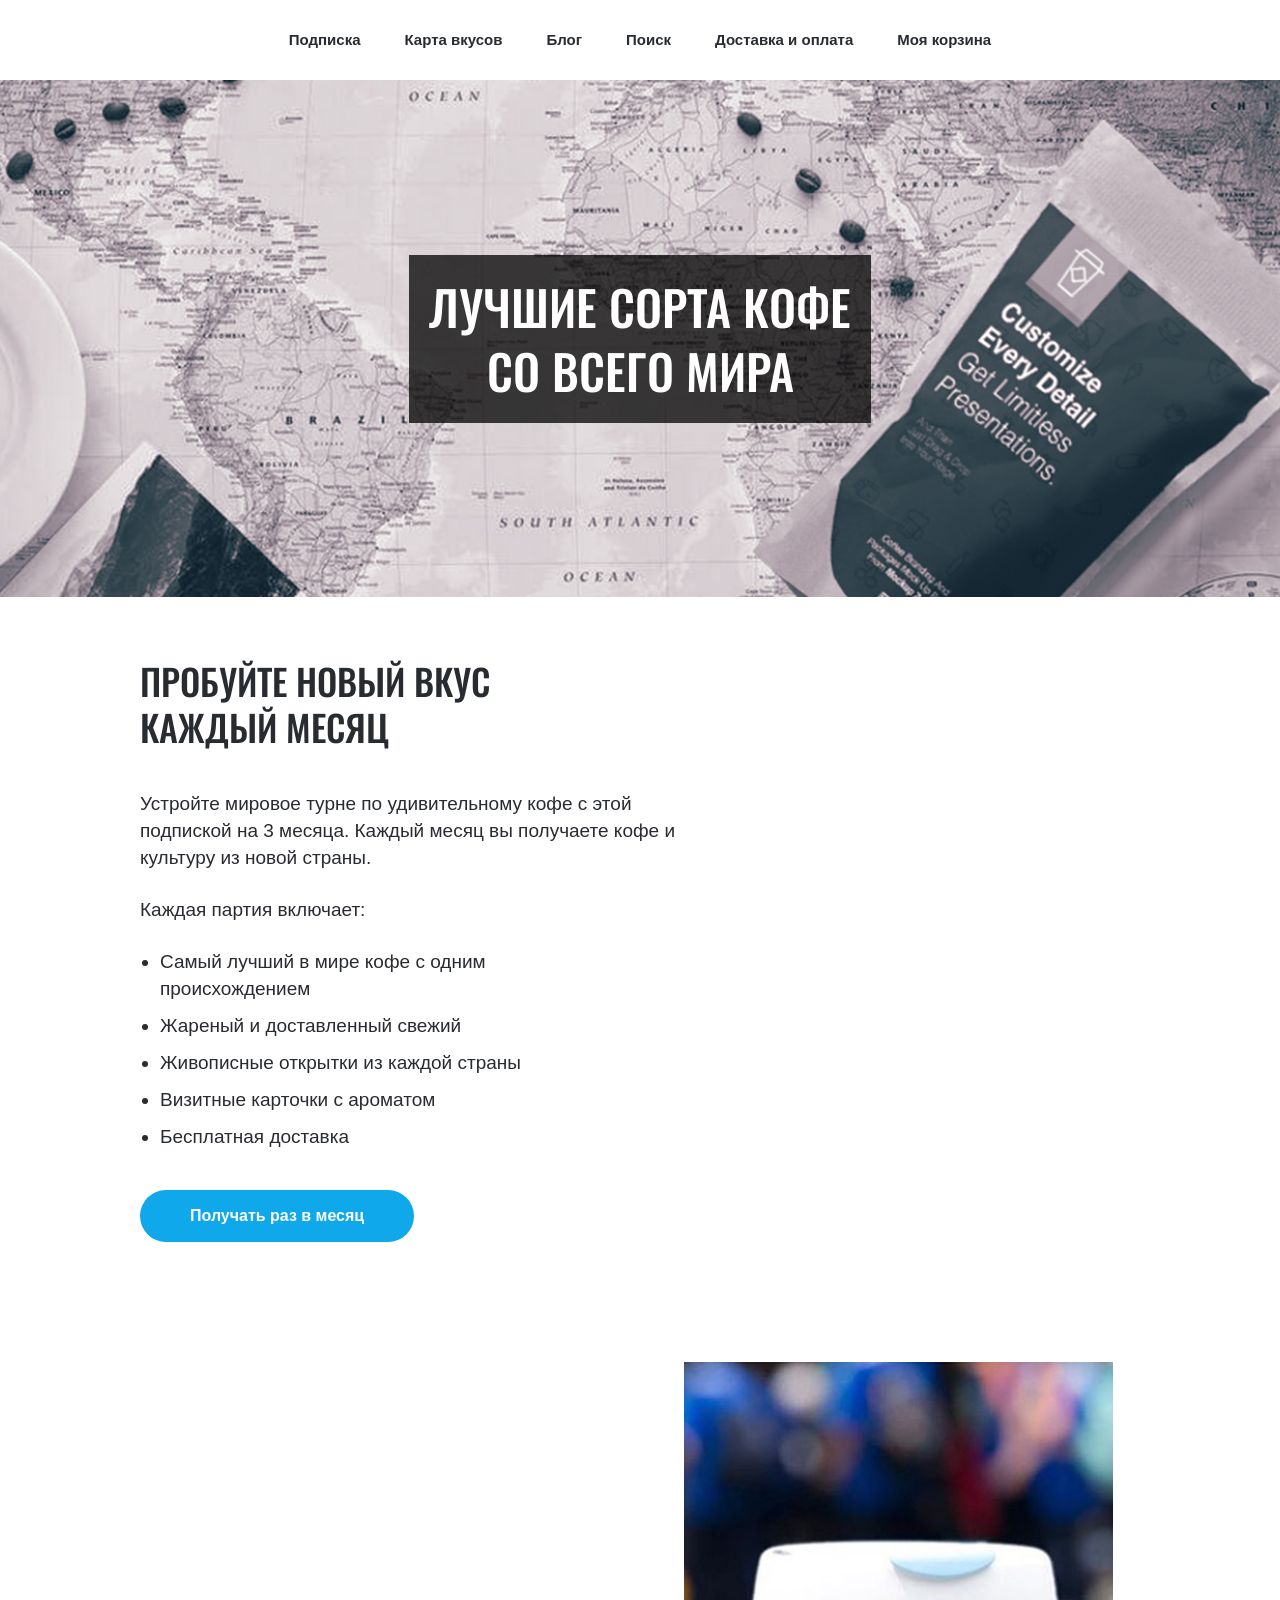
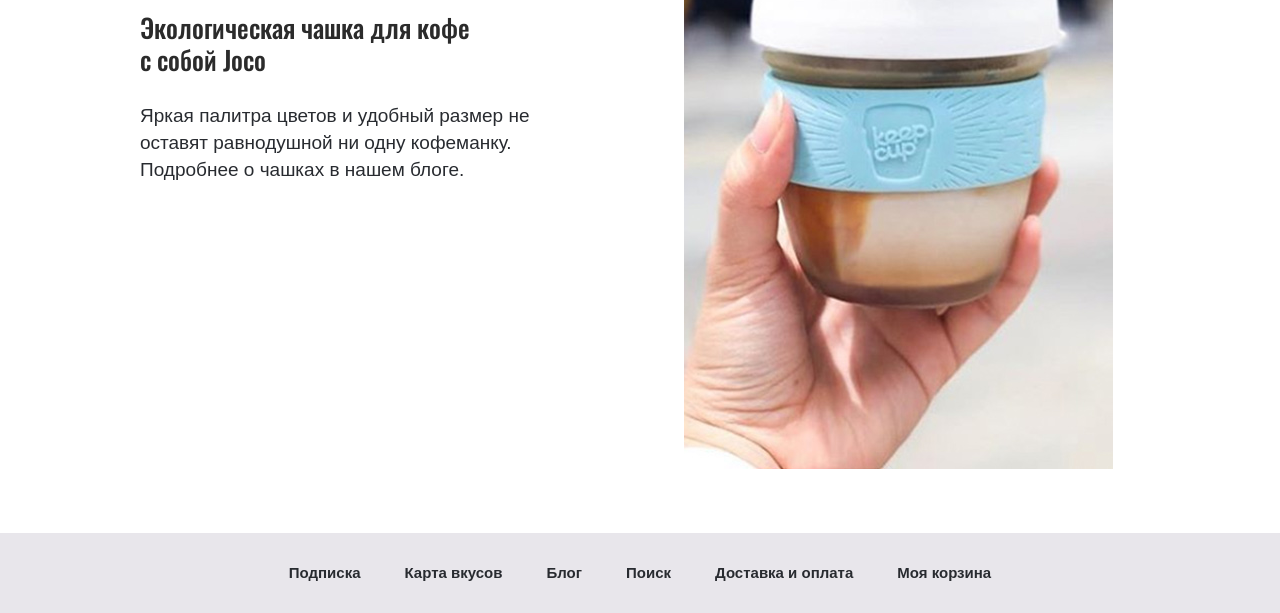
<file: lw10/index.html>
<!DOCTYPE html>
<html>
    <head>
        <meta charset="utf-8">
        <title>Coffee Page</title>
        <link href="css/style.css" rel="stylesheet">
        <link href="https://fonts.googleapis.com/css?family=Oswald:500&display=swap&subset=cyrillic" rel="stylesheet">
    </head>
    <body>
        <div class="top_menu">
            <ul class="menu">
                <li class="menu_item">
                    <a href="#" class="menu_link">Подписка</a>
                </li>
                <li class="menu_item">
                    <a href="#" class="menu_link">Карта вкусов</a>
                </li>
                <li class="menu_item">
                    <a href="#" class="menu_link">Блог</a>
                </li>
                <li class="menu_item">
                    <a href="#" class="menu_link">Поиск</a>
                </li>
                <li class="menu_item">
                    <a href="#" class="menu_link">Доставка и оплата</a>
                </li>
                <li class="menu_item">
                    <a href="#" class="menu_link">Моя корзина</a>
                </li>
            </ul>
        </div>
        <div class="top_block_wrapper">
            <div class="top_block_title_wrapper">
                <h1 class="top_block_title">
                    Лучшие сорта кофе<br>со всего мира
                </h1>
            </div>
        </div>
        <div class="content_wrapper">
            <h2 class="content_title">Пробуйте новый вкус<br>каждый месяц</h2>
            <p class="text">
                Устройте мировое турне по удивительному кофе с этой подпиской на 3 месяца. Каждый месяц вы получаете кофе и культуру из новой страны.
            </p>
            <p class="text">
                Каждая партия включает:
            </p>
            <ul class="content_list">
                <li class="content_list_item">Самый лучший в мире кофе с одним происхождением</li>
                <li class="content_list_item">Жареный и доставленный свежий</li>
                <li class="content_list_item">Живописные открытки из каждой страны</li>
                <li class="content_list_item">Визитные карточки с ароматом</li>
                <li class="content_list_item">Бесплатная доставка</li>
            </ul>
            <a href="#" class="order_button">Получать раз в месяц</a>
        </div>
        <div class="content_wrapper">
            <div class="order_text_wrapper">
                <h3 class="order_title">Экологическая чашка для кофе с собой Joco</h3>
                <p class="text">
                    Яркая палитра цветов и удобный размер не оставят равнодушной ни одну кофеманку. Подробнее о чашках в нашем блоге.
                </p>
            </div>
            <div class="order_picture_wrapper">
                <img src="images/coffee.jpg" alt="Coffee">
            </div>
        </div>
        <div class="bottom_menu">
            <ul class="menu">
                <li class="menu_item">
                    <a href="#" class="menu_link">Подписка</a>
                </li>
                <li class="menu_item">
                    <a href="#" class="menu_link">Карта вкусов</a>
                </li>
                <li class="menu_item">
                    <a href="#" class="menu_link">Блог</a>
                </li>
                <li class="menu_item">
                    <a href="#" class="menu_link">Поиск</a>
                </li>
                <li class="menu_item">
                    <a href="#" class="menu_link">Доставка и оплата</a>
                </li>
                <li class="menu_item">
                    <a href="#" class="menu_link">Моя корзина</a>
                </li>
            </ul>
        </div>
    </body>
</html>
</file>
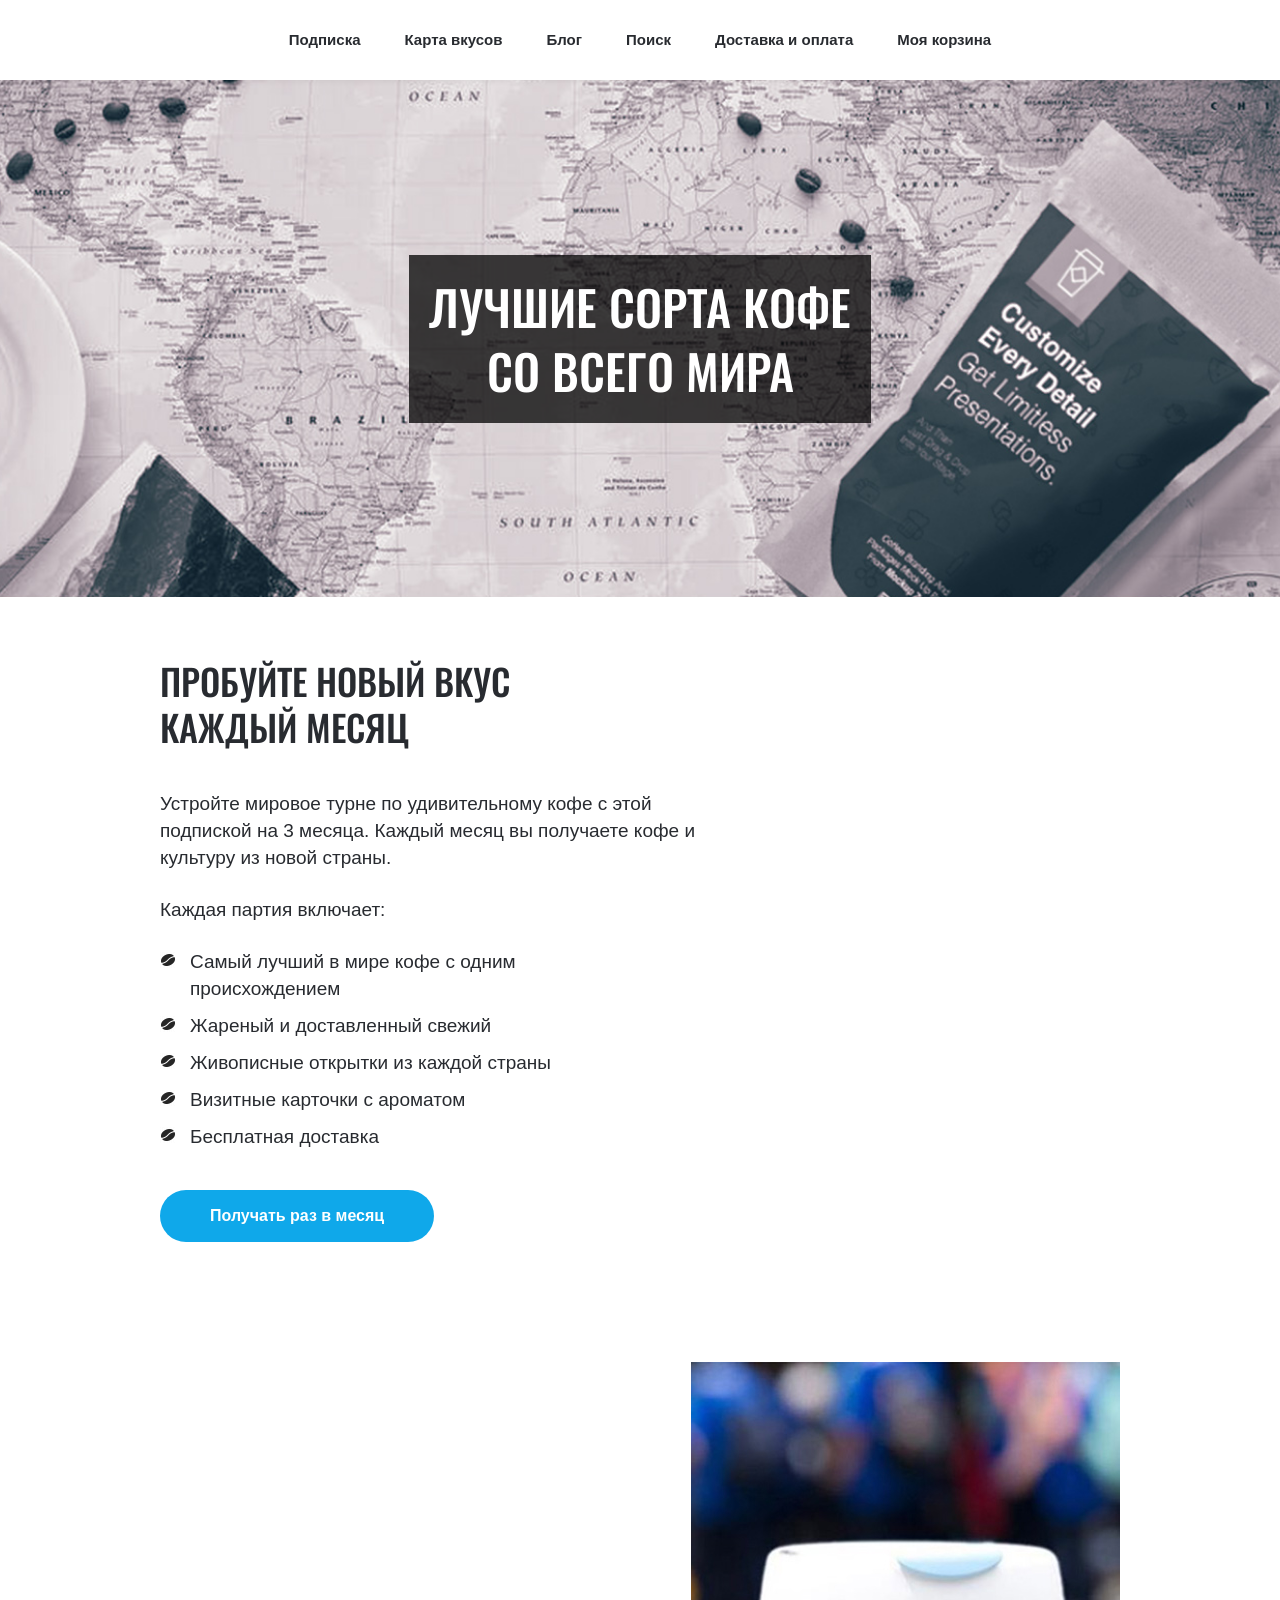
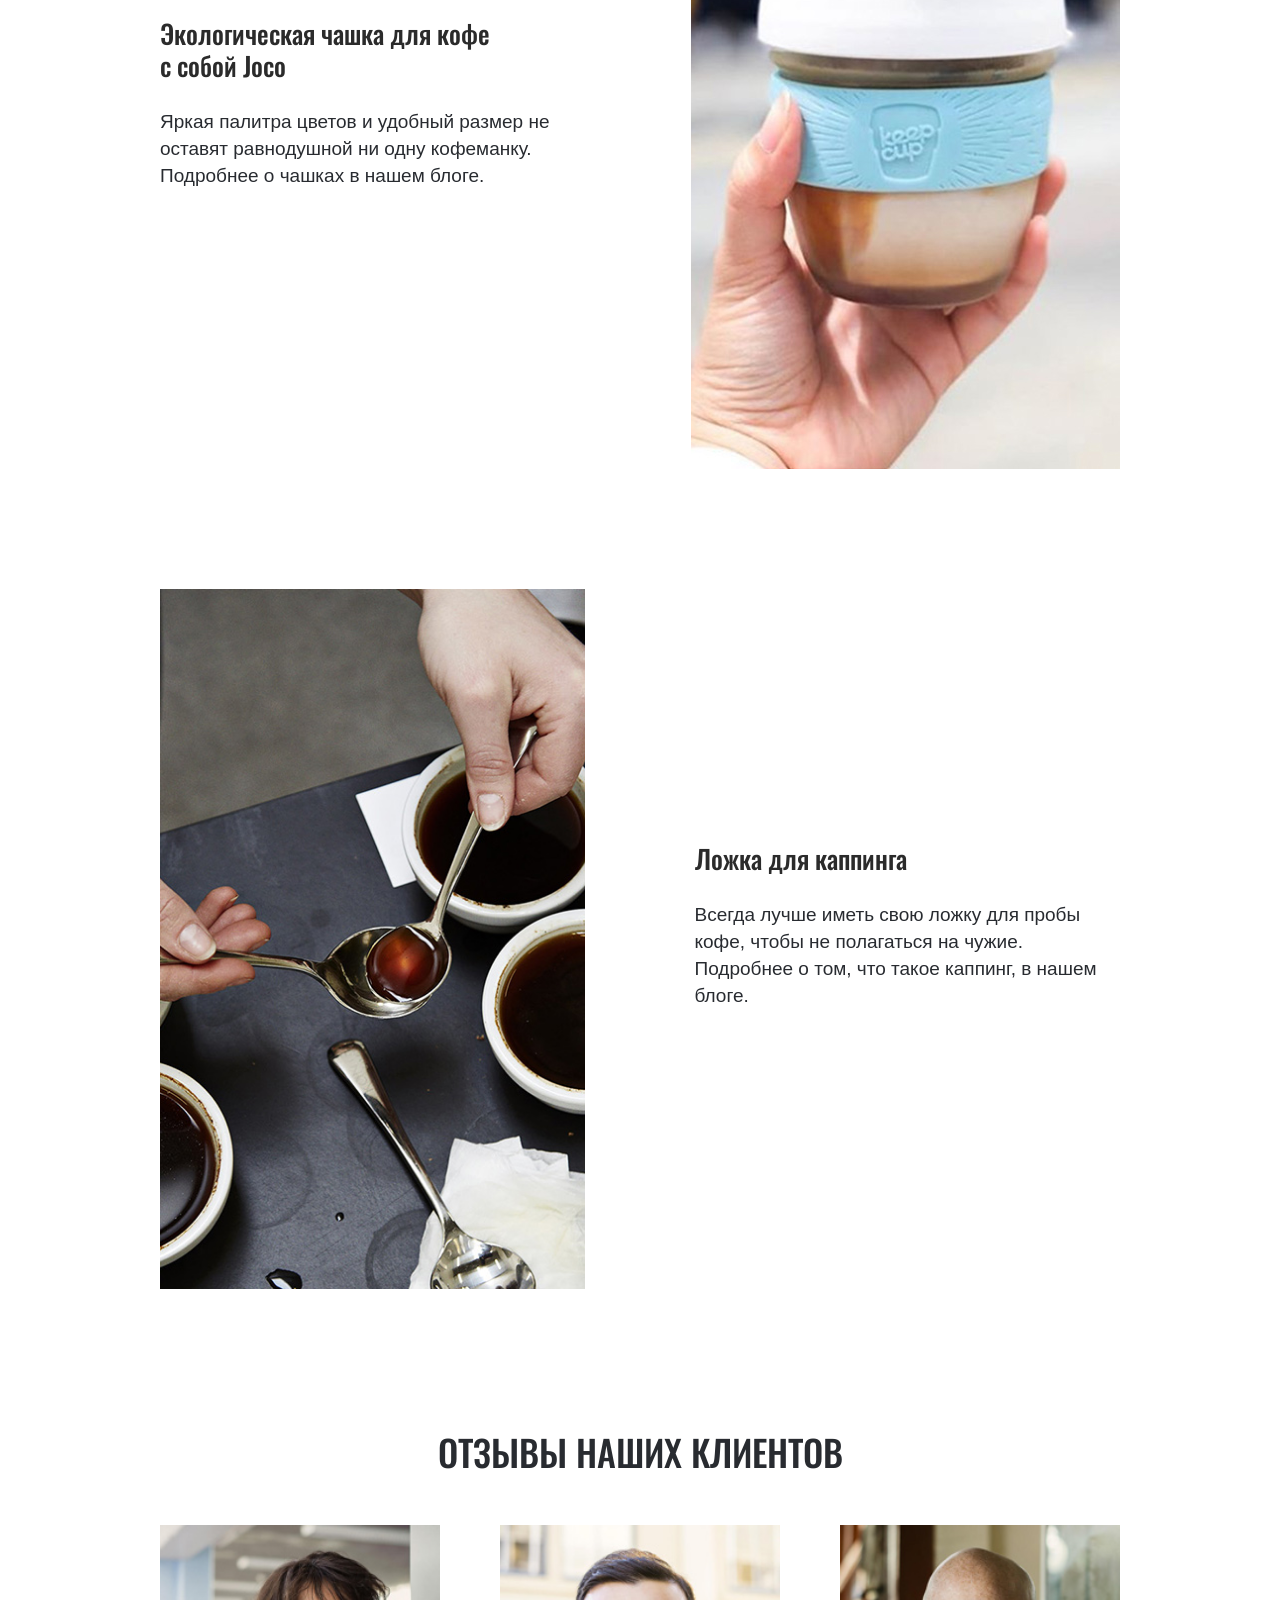
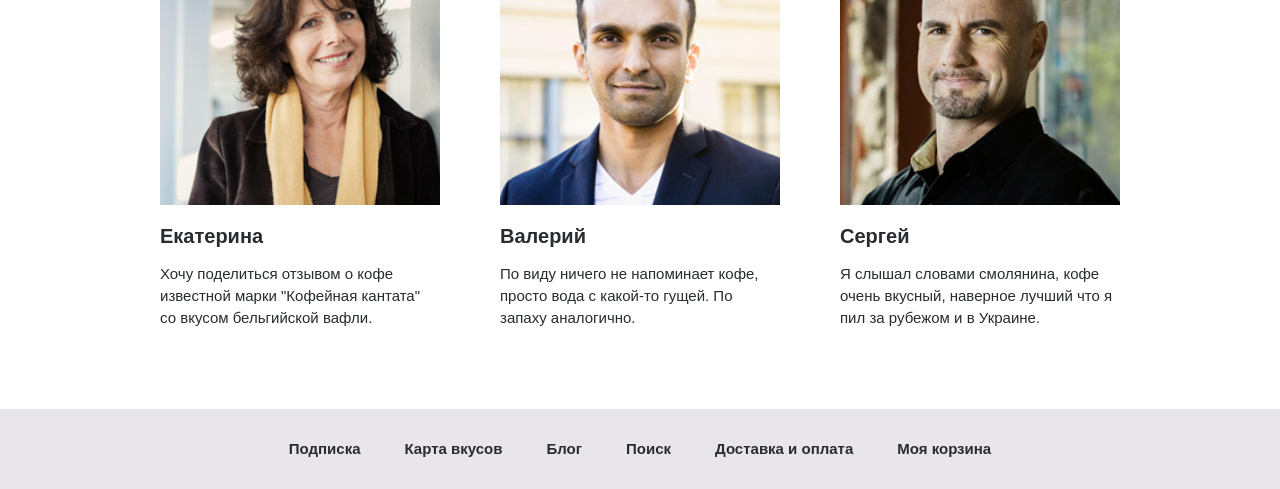
<file: lw12/index.html>
<!DOCTYPE html>
<html>
    <head>
        <meta charset="utf-8">
        <title>Coffee Page</title>
        <link href="css/style.css" rel="stylesheet">
        <link href="https://fonts.googleapis.com/css?family=Oswald:500&display=swap&subset=cyrillic" rel="stylesheet">
    </head>
    <body>
        <div class="top_menu">
            <ul class="menu">
                <li class="menu_item">
                    <a href="#" class="menu_link">Подписка</a>
                </li>
                <li class="menu_item">
                    <a href="#" class="menu_link">Карта вкусов</a>
                </li>
                <li class="menu_item">
                    <a href="#" class="menu_link">Блог</a>
                </li>
                <li class="menu_item">
                    <a href="#" class="menu_link">Поиск</a>
                </li>
                <li class="menu_item">
                    <a href="#" class="menu_link">Доставка и оплата</a>
                </li>
                <li class="menu_item">
                    <a href="#" class="menu_link">Моя корзина</a>
                </li>
            </ul>
        </div>
        <div class="top_block_wrapper">
            <div class="top_block_title_wrapper">
                <h1 class="top_block_title">
                    Лучшие сорта кофе<br>со всего мира
                </h1>
            </div>
        </div>
        <div class="content_wrapper">
            <h2 class="content_title">Пробуйте новый вкус<br>каждый месяц</h2>
            <p class="text">
                Устройте мировое турне по удивительному кофе с этой подпиской на 3 месяца. Каждый месяц вы получаете кофе и культуру из новой страны.
            </p>
            <p class="text">
                Каждая партия включает:
            </p>
            <ul class="content_list">
                <li class="content_list_item">Самый лучший в мире кофе с одним происхождением</li>
                <li class="content_list_item">Жареный и доставленный свежий</li>
                <li class="content_list_item">Живописные открытки из каждой страны</li>
                <li class="content_list_item">Визитные карточки с ароматом</li>
                <li class="content_list_item">Бесплатная доставка</li>
            </ul>
            <a href="#" class="order_button">Получать раз в месяц</a>
        </div>
        <div class="content_wrapper flex_wrapper">
            <div class="order_text_wrapper">
                <h3 class="order_title">Экологическая чашка для кофе с собой Joco</h3>
                <p class="text">
                    Яркая палитра цветов и удобный размер не оставят равнодушной ни одну кофеманку. Подробнее о чашках в нашем блоге.
                </p>
            </div>
            <div class="order_picture_wrapper">
                <img src="images/coffee.jpg" alt="Coffee">
            </div>
        </div>

        <!-- Раздел: Ложка для каппинга -->
        <div class="content_wrapper flex_wrapper">
            <div class="order_picture_wrapper">
                <img src="images/spoon.jpg" alt="Ложка для каппинга">
            </div>
            <div class="order_text_wrapper right_text_wrapper">
                <h3 class="order_title">Ложка для каппинга</h3>
                <p class="text">
                    Всегда лучше иметь свою ложку для пробы кофе, чтобы не полагаться на чужие. Подробнее о том, что такое каппинг, в нашем блоге.
                </p>
            </div>
        </div>

        <!-- Раздел: Отзывы наших клиентов -->
        <div class="content_wrapper reviews_section">
            <h2 class="reviews_title">Отзывы наших клиентов</h2>
            <div class="reviews_list">
                <div class="review_item">
                    <img src="images/photo_one.jpg" alt="Екатерина" class="review_photo">
                    <h4 class="review_name">Екатерина</h4>
                    <p class="review_text">
                        Хочу поделиться отзывом о кофе известной марки "Кофейная кантата" со вкусом бельгийской вафли.
                    </p>
                </div>
                <div class="review_item">
                    <img src="images/photo_two.jpg" alt="Валерий" class="review_photo">
                    <h4 class="review_name">Валерий</h4>
                    <p class="review_text">
                        По виду ничего не напоминает кофе, просто вода с какой-то гущей. По запаху аналогично.
                    </p>
                </div>
                <div class="review_item">
                    <img src="images/photo_three.jpg" alt="Сергей" class="review_photo">
                    <h4 class="review_name">Сергей</h4>
                    <p class="review_text">
                        Я слышал словами смолянина, кофе очень вкусный, наверное лучший что я пил за рубежом и в Украине.
                    </p>
                </div>
            </div>
        </div>

        <div class="bottom_menu">
            <ul class="menu">
                <li class="menu_item">
                    <a href="#" class="menu_link">Подписка</a>
                </li>
                <li class="menu_item">
                    <a href="#" class="menu_link">Карта вкусов</a>
                </li>
                <li class="menu_item">
                    <a href="#" class="menu_link">Блог</a>
                </li>
                <li class="menu_item">
                    <a href="#" class="menu_link">Поиск</a>
                </li>
                <li class="menu_item">
                    <a href="#" class="menu_link">Доставка и оплата</a>
                </li>
                <li class="menu_item">
                    <a href="#" class="menu_link">Моя корзина</a>
                </li>
            </ul>
        </div>
    </body>
</html>
</file>
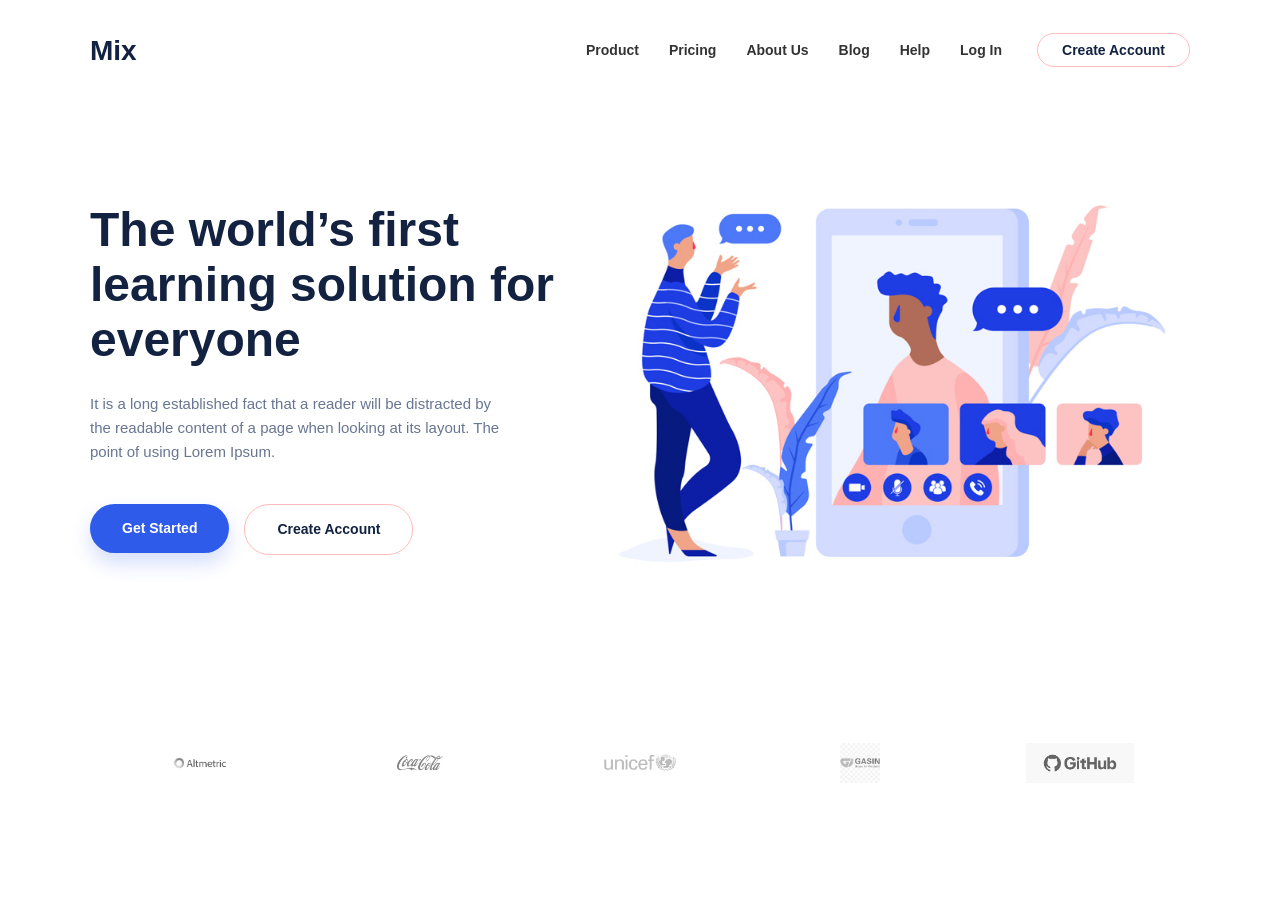
<file: lw13/index.html>
<!DOCTYPE html>
<html lang="ru">
<head>
  <meta charset="UTF-8">
  <title>Mix - Promo Page</title>
  <link rel="stylesheet" href="style.css">
</head>
<body>

  <header class="header clearfix">
    <div class="container">
      <div class="logo">
        <a href="#">Mix</a>
      </div>
      <nav class="nav">
        <ul>
          <li><a href="#">Product</a></li>
          <li><a href="#">Pricing</a></li>
          <li><a href="#">About Us</a></li>
          <li><a href="#">Blog</a></li>
          <li><a href="#">Help</a></li>
          <li><a href="#">Log In</a></li>
          <li class="btn-nav-item"><a href="#" class="btn btn-outline">Create Account</a></li>
        </ul>
      </nav>
    </div>
  </header>

  <section class="hero clearfix">
    <div class="container">
      
      <div class="hero-content">
        <h1 class="hero-title">The world’s first learning solution for everyone</h1>
        <p class="hero-description">
          It is a long established fact that a reader will be distracted by the readable content of a page when looking at its layout. The point of using Lorem Ipsum.
        </p>
        <div class="hero-buttons clearfix">
          <a href="#" class="btn btn-primary">Get Started</a>
          <a href="#" class="btn btn-secondary">Create Account</a>
        </div>
      </div>

      <div class="hero-image">
        <img src="images/main.jpg" alt="Learning solution illustration">
      </div>

    </div>
  </section>

  <section class="logos-section clearfix">
    <div class="container">
      <ul class="logos-list clearfix">
        <li><img src="images/Altmetric_logo.png" alt="Altmetric"></li>
        <li><img src="images/Coca-cola_logo.png" alt="Coca-Cola"></li>
        <li><img src="images/Unicef_logo.png" alt="Unicef"></li>
        <li><img src="images/Gasin_logo.png" alt="Gasin"></li>
        <li><img src="images/Github_logo.png" alt="GitHub"></li>
      </ul>
    </div>
  </section>

</body>
</html>
</file>
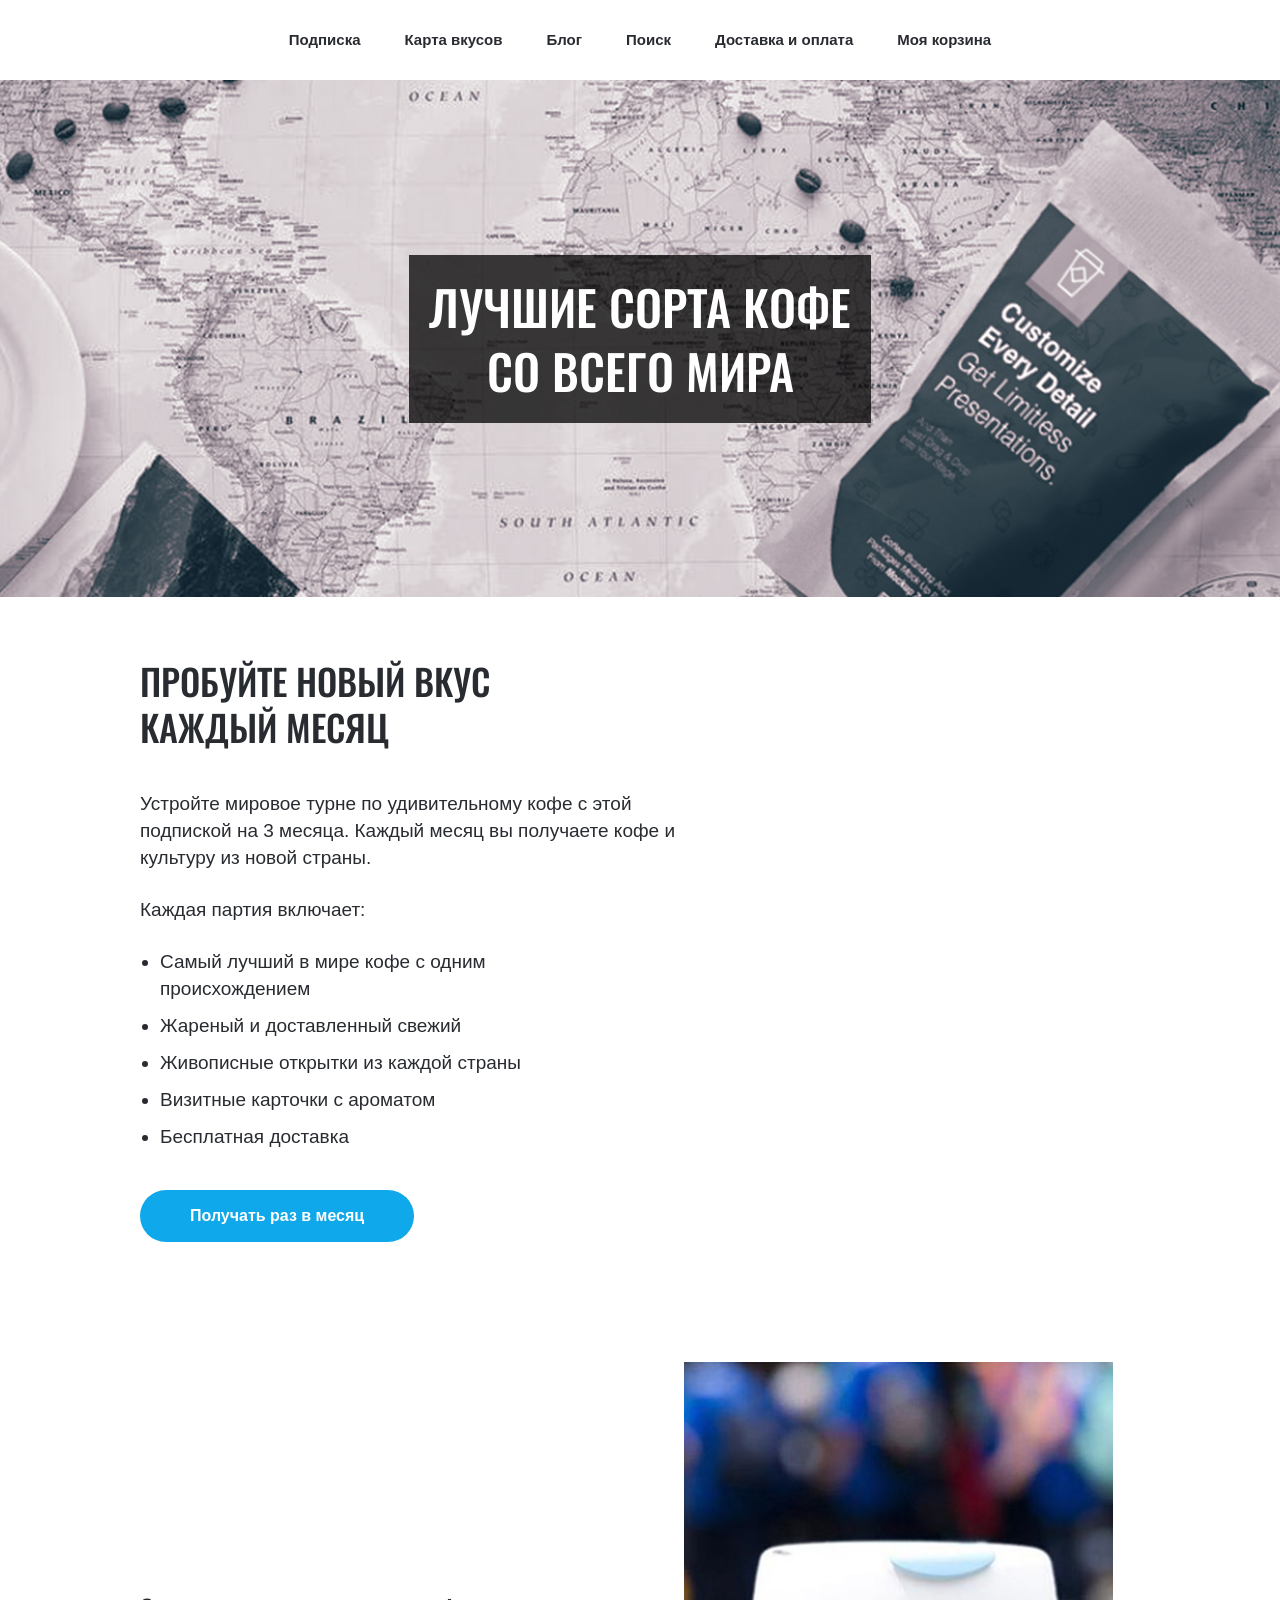
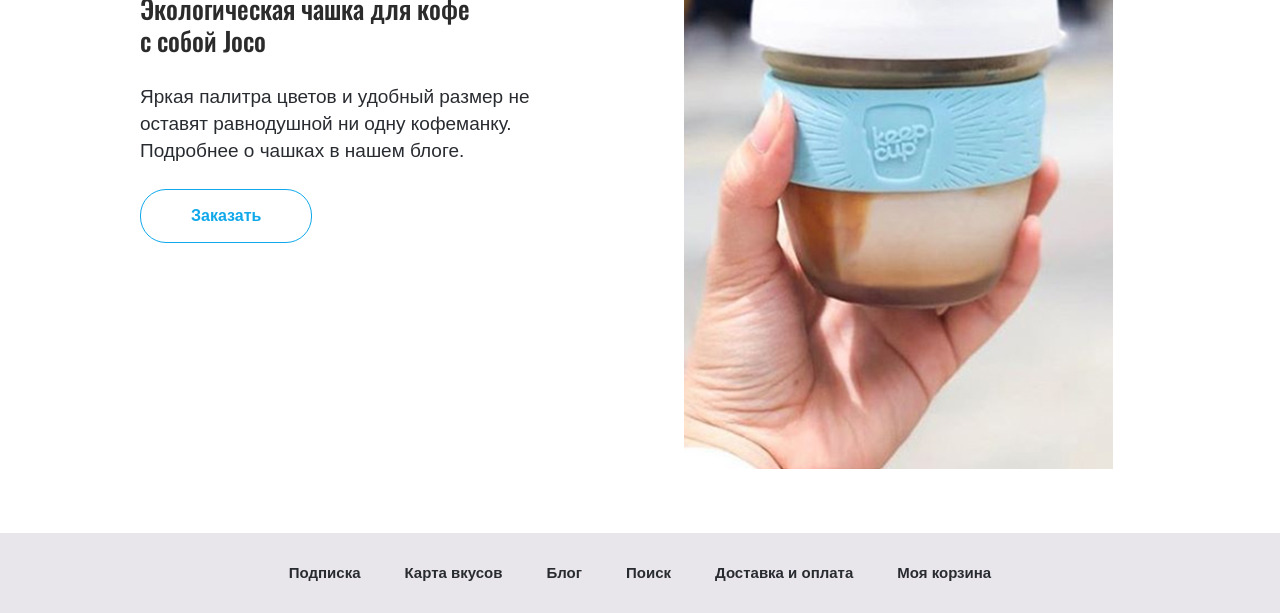
<file: lw15/index.html>
<!DOCTYPE html>
<html>
    <head>
        <meta charset="utf-8">
        <title>Coffee Page</title>
        <link href="css/style.css" rel="stylesheet">
        <link href="https://fonts.googleapis.com/css?family=Oswald:500&display=swap&subset=cyrillic" rel="stylesheet">
    </head>
    <body>
        <div class="top_menu">
            <ul class="menu">
                <li class="menu_item">
                    <a href="#" class="menu_link">Подписка</a>
                </li>
                <li class="menu_item">
                    <a href="#" class="menu_link">Карта вкусов</a>
                </li>
                <li class="menu_item">
                    <a href="#" class="menu_link">Блог</a>
                </li>
                <li class="menu_item">
                    <a href="#" class="menu_link">Поиск</a>
                </li>
                <li class="menu_item">
                    <a href="#" class="menu_link">Доставка и оплата</a>
                </li>
                <li class="menu_item">
                    <a href="#" class="menu_link">Моя корзина</a>
                </li>
            </ul>
        </div>
        <div class="top_block_wrapper">
            <div class="top_block_title_wrapper">
                <h1 class="top_block_title">
                    Лучшие сорта кофе<br>со всего мира
                </h1>
            </div>
        </div>
        <div class="content_wrapper">
            <h2 class="content_title">Пробуйте новый вкус<br>каждый месяц</h2>
            <p class="text">
                Устройте мировое турне по удивительному кофе с этой подпиской на 3 месяца. Каждый месяц вы получаете кофе и культуру из новой страны.
            </p>
            <p class="text">
                Каждая партия включает:
            </p>
            <ul class="content_list">
                <li class="content_list_item">Самый лучший в мире кофе с одним происхождением</li>
                <li class="content_list_item">Жареный и доставленный свежий</li>
                <li class="content_list_item">Живописные открытки из каждой страны</li>
                <li class="content_list_item">Визитные карточки с ароматом</li>
                <li class="content_list_item">Бесплатная доставка</li>
            </ul>
            <a href="#" class="order_button" id="order_button">Получать раз в месяц</a>
        </div>
        <div class="content_wrapper" id="goodsBlock">
            <div class="order_text_wrapper">
                <h3 class="order_title">Экологическая чашка для кофе с собой Joco</h3>
                <p class="text">
                    Яркая палитра цветов и удобный размер не оставят равнодушной ни одну кофеманку. Подробнее о чашках в нашем блоге.
                </p>
				<a href="#" class="button_light">Заказать</a>
            </div>
            <div class="order_picture_wrapper">
                <img src="images/coffee.jpg" alt="Coffee">
            </div>
        </div>
        <div class="bottom_menu">
            <ul class="menu">
                <li class="menu_item">
                    <a href="#" class="menu_link">Подписка</a>
                </li>
                <li class="menu_item">
                    <a href="#" class="menu_link">Карта вкусов</a>
                </li>
                <li class="menu_item">
                    <a href="#" class="menu_link">Блог</a>
                </li>
                <li class="menu_item">
                    <a href="#" class="menu_link">Поиск</a>
                </li>
                <li class="menu_item">
                    <a href="#" class="menu_link">Доставка и оплата</a>
                </li>
                <li class="menu_item">
                    <a href="#" class="menu_link">Моя корзина</a>
                </li>
            </ul>
        </div>
		<script src="js/app.js"></script>
    </body>
</html>
</file>
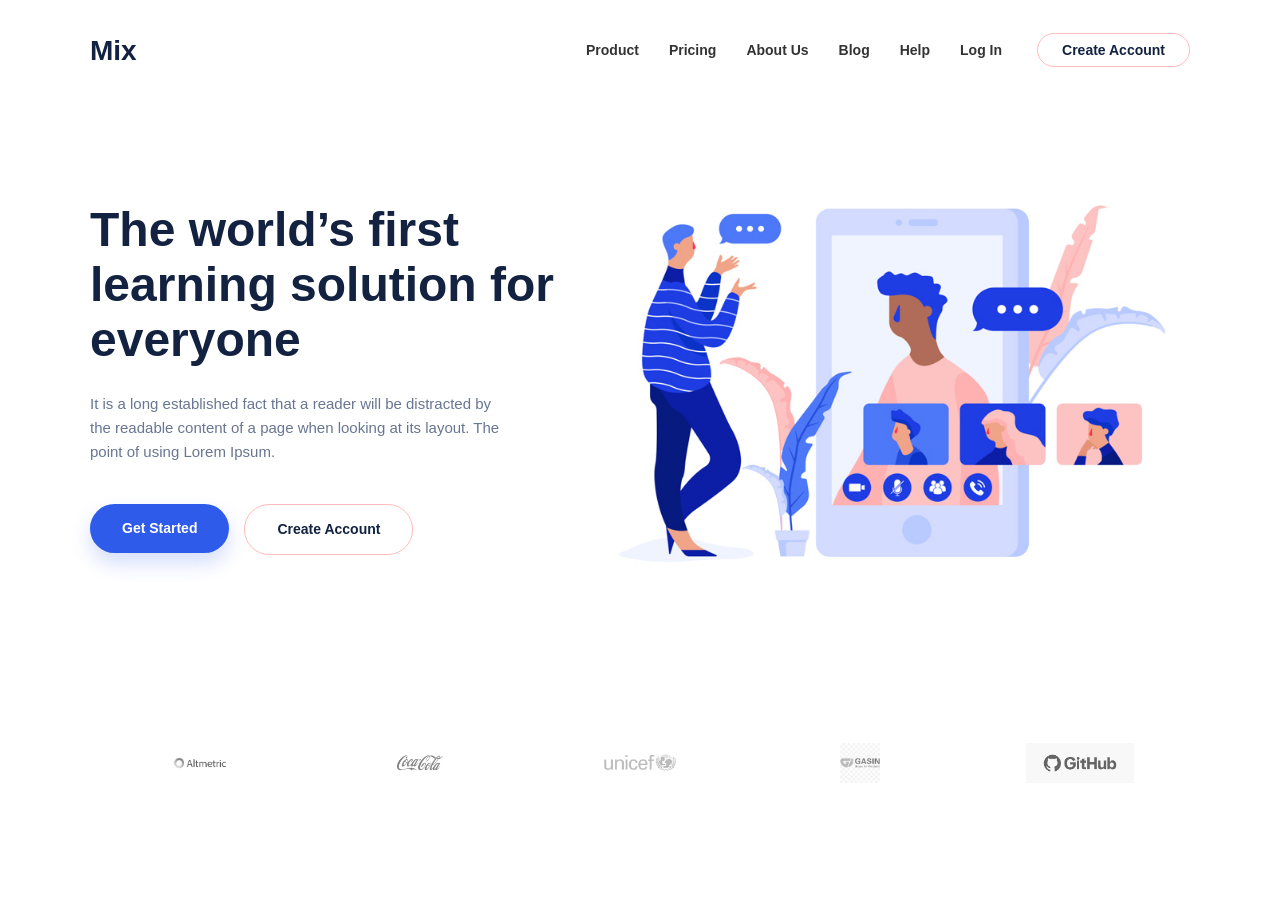
<file: lw17/index.html>
<!DOCTYPE html>
<html lang="ru">
<head>
  <meta charset="UTF-8">
  <title>Mix - Promo Page</title>
  <link rel="stylesheet" href="style.css">
</head>
<body>

  <header class="header clearfix">
    <div class="container">
      <div class="logo">
        <a href="#">Mix</a>
      </div>
      <nav class="nav">
        <ul>
          <li><a href="#">Product</a></li>
          <li><a href="#">Pricing</a></li>
          <li><a href="#">About Us</a></li>
          <li><a href="#">Blog</a></li>
          <li><a href="#">Help</a></li>
          <li><a href="#">Log In</a></li>
          <li class="btn-nav-item"><a href="#" class="btn btn-outline">Create Account</a></li>
        </ul>
      </nav>
    </div>
  </header>

  <section class="hero clearfix">
    <div class="container">
      
      <div class="hero-content">
        <h1 class="hero-title">The world’s first learning solution for everyone</h1>
        <p class="hero-description">
          It is a long established fact that a reader will be distracted by the readable content of a page when looking at its layout. The point of using Lorem Ipsum.
        </p>
        <div class="hero-buttons clearfix">
          <a href="#" class="btn btn-primary">Get Started</a>
          <a href="#" class="btn btn-secondary">Create Account</a>
        </div>
      </div>

      <div class="hero-image">
        <img src="images/main.jpg" alt="Learning solution illustration">
      </div>

    </div>
  </section>

  <section class="logos-section clearfix">
    <div class="container">
      <ul class="logos-list clearfix">
        <li><img src="images/Altmetric_logo.png" alt="Altmetric"></li>
        <li><img src="images/Coca-cola_logo.png" alt="Coca-Cola"></li>
        <li><img src="images/Unicef_logo.png" alt="Unicef"></li>
        <li><img src="images/Gasin_logo.png" alt="Gasin"></li>
        <li><img src="images/Github_logo.png" alt="GitHub"></li>
      </ul>
    </div>
  </section>

  <script src="promo.js"></script>
</body>
</html>
</file>
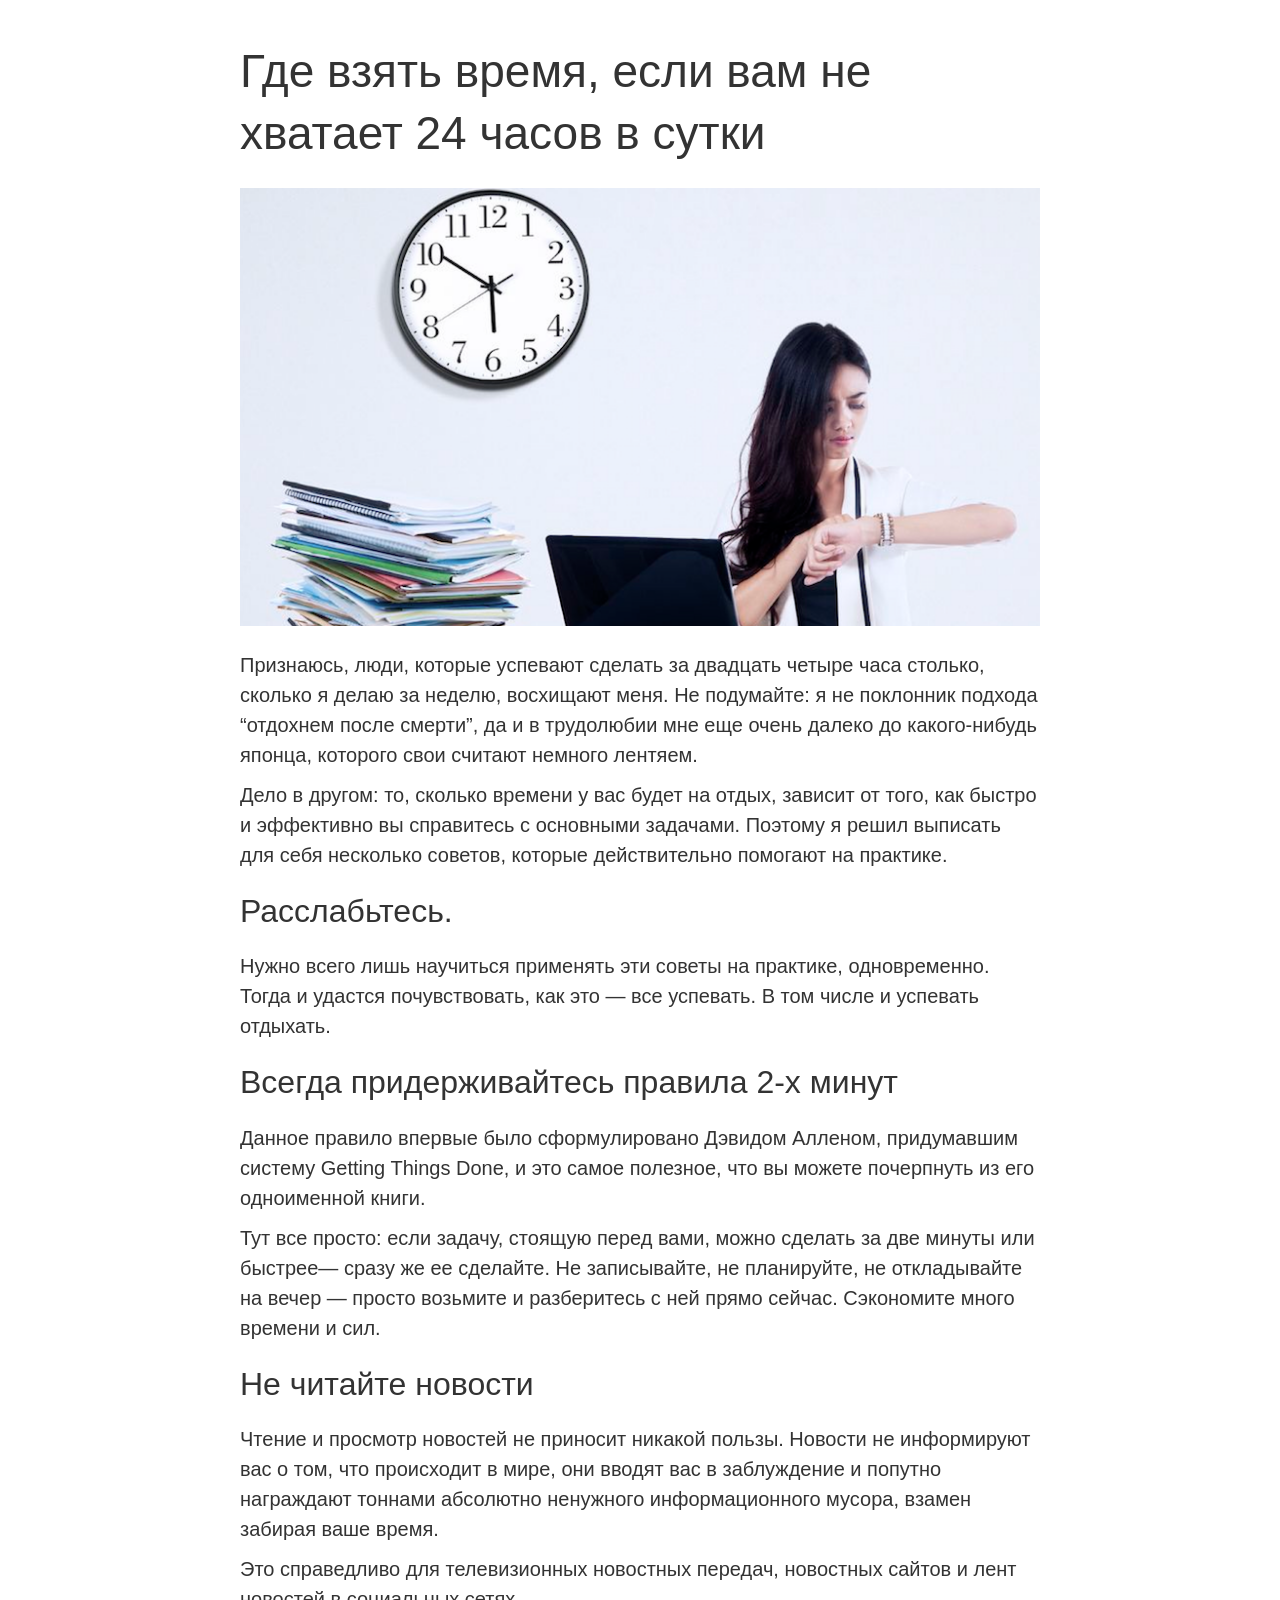
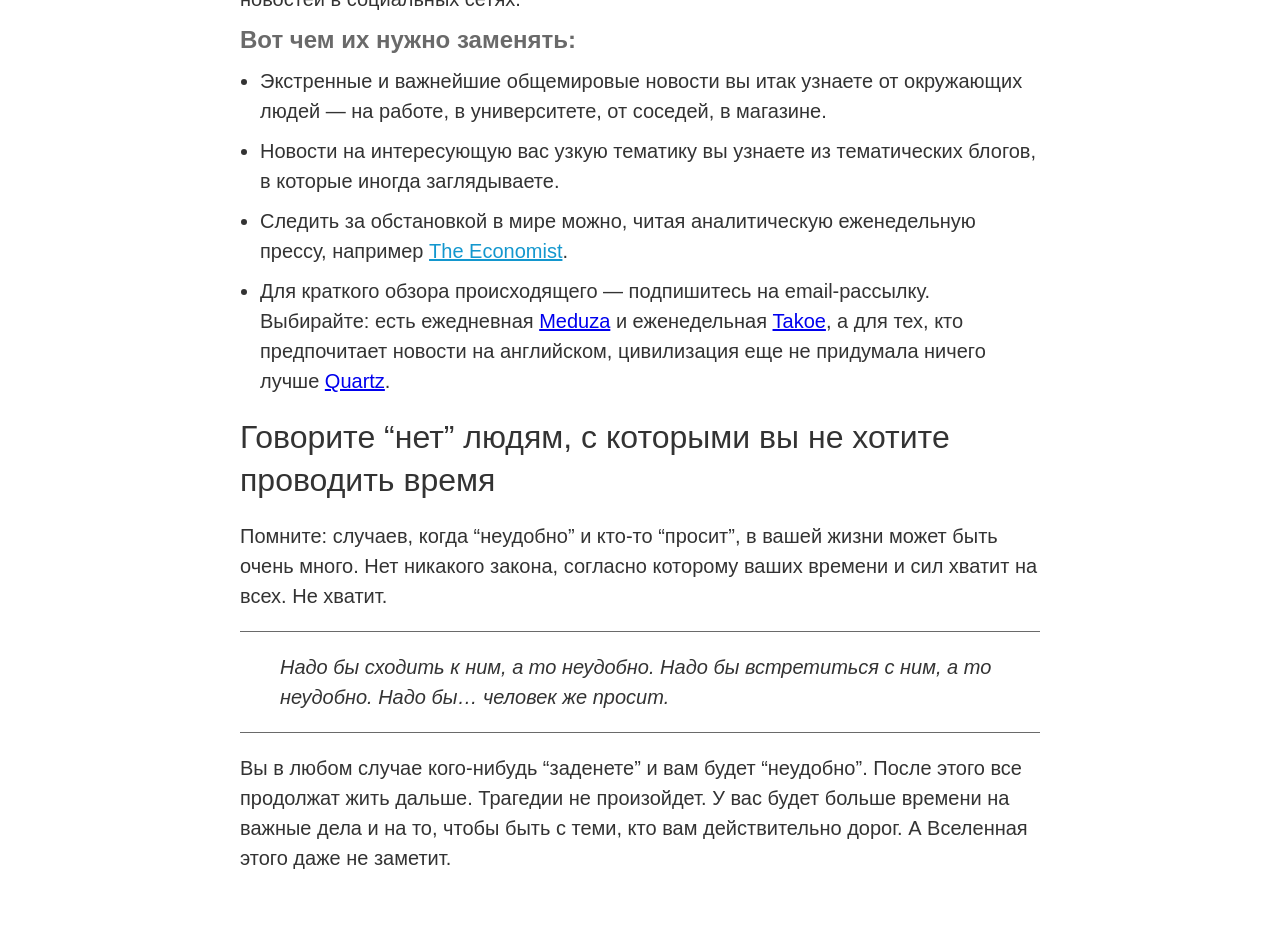
<file: lw2/2-broken-article/index.html>
<!DOCTYPE html>
<html>
    <head>
        <meta charset="utf-8">
        <title>Где взять время, если вам не хватает 24 часов в сутки</title>
        <link href="css/style.css" rel="stylesheet">
    </head>
    <body class="article_wrapper">
        <div class="text_section">
            <h1 class="main_title">Где взять время, если вам не хватает 24 часов в сутки</h1>
            <img src="images/photo.png" alt="Работа и время" class="article_photo">
            <p class="text">
                Признаюсь, люди, которые успевают сделать за двадцать четыре часа столько, сколько я делаю за неделю, восхищают меня. Не подумайте: я не поклонник подхода “отдохнем после смерти”, да и в трудолюбии мне еще очень далеко до какого-нибудь японца, которого свои считают немного лентяем.
            </p>
            <p class="text">
                Дело в другом: то, сколько времени у вас будет на отдых, зависит от того, как быстро и эффективно вы справитесь с основными задачами. Поэтому я решил выписать для себя несколько советов, которые действительно помогают на практике.
            </p>
        </div>

        <div class="text_section">
            <h2 class="paragraph_title">Расслабьтесь.</h2>
            <p class="text">
                Нужно всего лишь научиться применять эти советы на практике, одновременно. Тогда и удастся почувствовать, как это — все успевать. В том числе и успевать отдыхать.
            </p>
        </div>

        <div class="text_section">
            <h2 class="paragraph_title">Всегда придерживайтесь правила 2-х минут</h2>
            <p class="text">
                Данное правило впервые было сформулировано Дэвидом Алленом, придумавшим систему Getting Things Done, и это самое полезное, что вы можете почерпнуть из его одноименной книги.
            </p>
            <p class="text">
                Тут все просто: если задачу, стоящую перед вами, можно сделать за две минуты или быстрее— сразу же ее сделайте. Не записывайте, не планируйте, не откладывайте на вечер — просто возьмите и разберитесь с ней прямо сейчас. Сэкономите много времени и сил.
            </p>
        </div>

        <div class="text_section">
            <h2 class="paragraph_title">Не читайте новости</h2>
            <p class="text">
                Чтение и просмотр новостей не приносит никакой пользы. Новости не информируют вас о том, что происходит в мире, они вводят вас в заблуждение и попутно награждают тоннами абсолютно ненужного информационного мусора, взамен забирая ваше время.
            </p>
            <p class="text">
                Это справедливо для телевизионных новостных передач, новостных сайтов и лент новостей в социальных сетях.
            </p>
            
            <h3 class="list_title">Вот чем их нужно заменять:</h3>
            <ul class="list">
                <li class="list_item">
                    Экстренные и важнейшие общемировые новости вы итак узнаете от окружающих людей — на работе, в университете, от соседей, в магазине.
                </li>
                <li class="list_item">
                    Новости на интересующую вас узкую тематику вы узнаете из тематических блогов, в которые иногда заглядываете.
                </li>
                <li class="list_item">
                    Следить за обстановкой в мире можно, читая аналитическую еженедельную прессу, например <a href="https://www.economist.com/" class="link">The Economist</a>.
                </li>
                <li class="list_item">
                    Для краткого обзора происходящего — подпишитесь на email-рассылку. Выбирайте: есть ежедневная <a href="https://meduza.io/">Meduza</a> и еженедельная <a href="http://takoe.co/">Takoe</a>, а для тех, кто предпочитает новости на английском, цивилизация еще не придумала ничего лучше <a href="https://qz.com/emails/daily-brief/">Quartz</a>.
                </li>
            </ul>
        </div>

        <div class="text_section">
            <h2 class="paragraph_title">Говорите “нет” людям, с которыми вы не хотите проводить время</h2>
            <p class="text">
                Помните: случаев, когда “неудобно” и кто-то “просит”, в вашей жизни может быть очень много. Нет никакого закона, согласно которому ваших времени и сил хватит на всех. Не хватит.
            </p>
            <blockquote class="quote">
                Надо бы сходить к ним, а то неудобно. Надо бы встретиться с ним, а то неудобно. Надо бы… человек же просит.
            </blockquote>
            <p class="text">
                Вы в любом случае кого-нибудь “заденете” и вам будет “неудобно”. После этого все продолжат жить дальше. Трагедии не произойдет. У вас будет больше времени на важные дела и на то, чтобы быть с теми, кто вам действительно дорог. А Вселенная этого даже не заметит.
            </p>
        </div>
    </body>
</html>
</file>
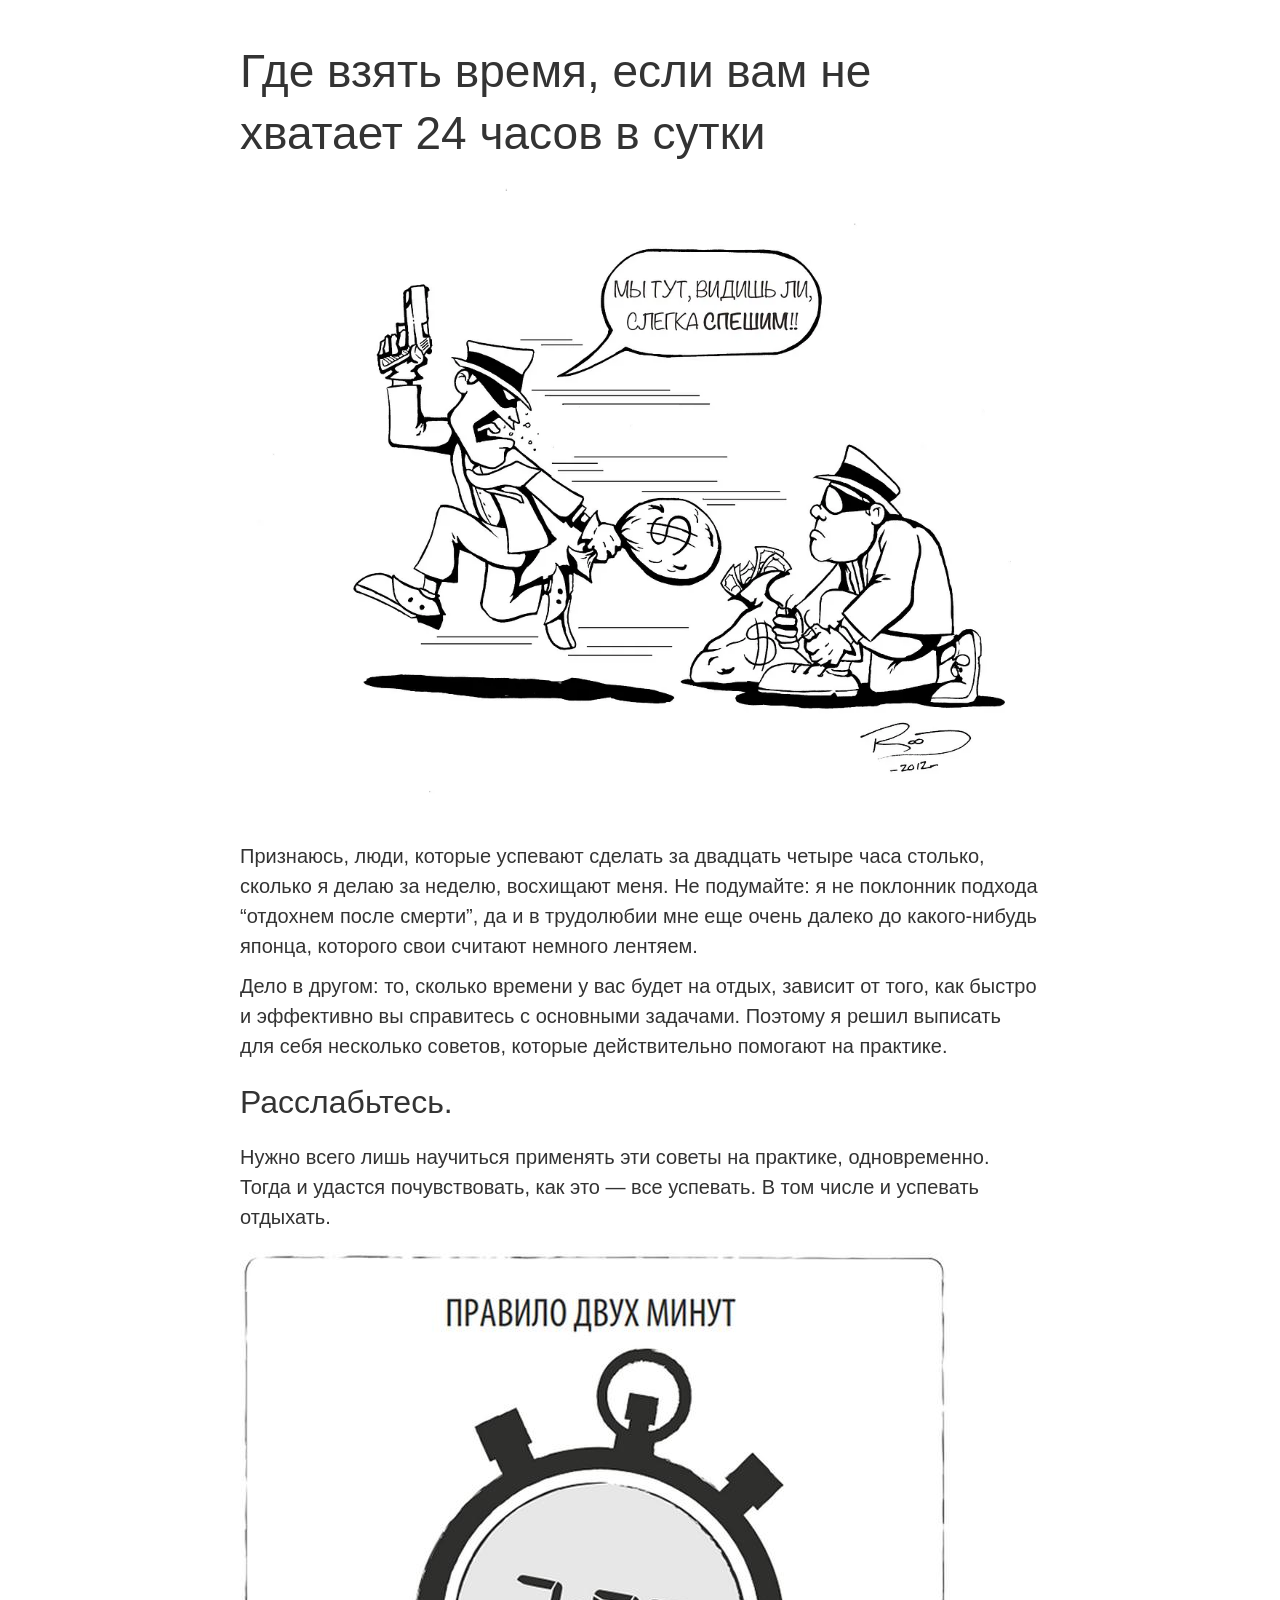
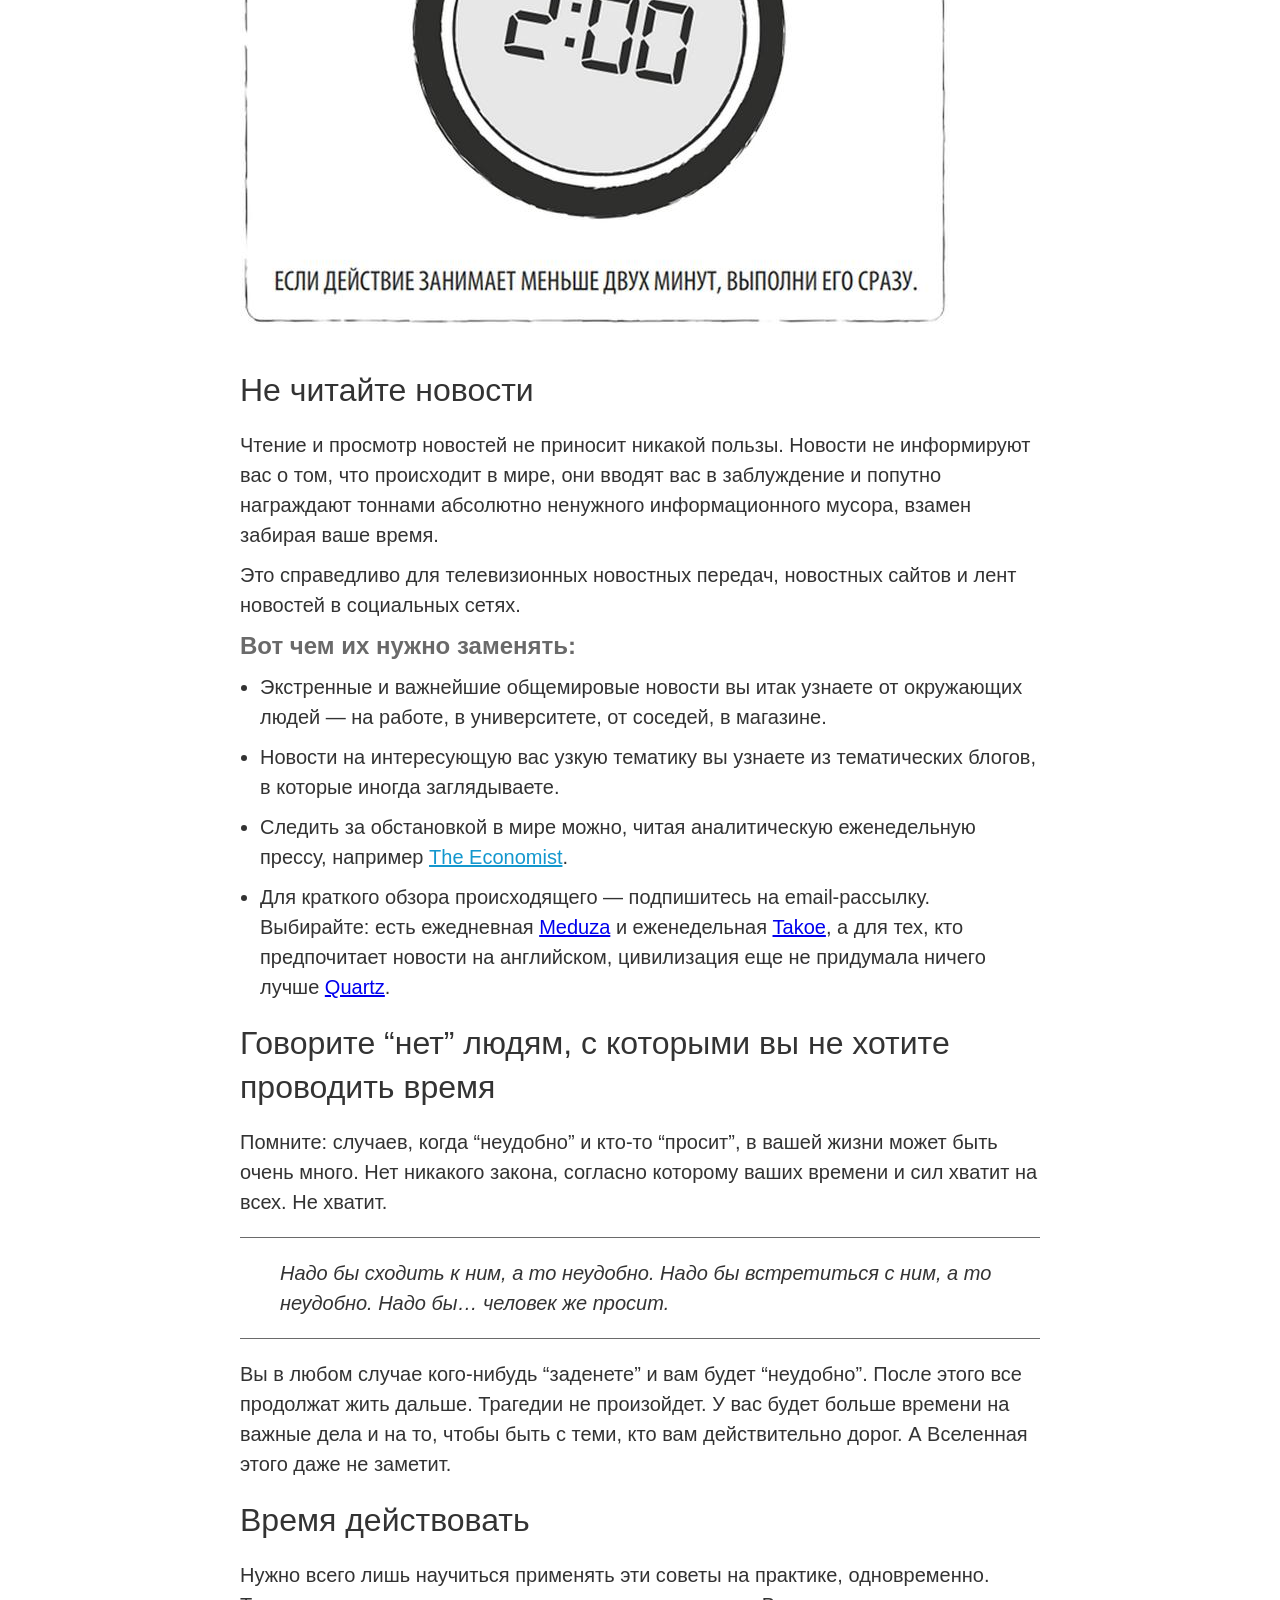
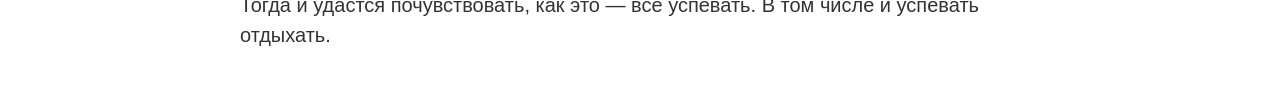
<file: lw3/3-old-article/index.html>
<!DOCTYPE html>
<html>
    <head>
        <meta charset="utf-8">
        <title>Где взять время, если вам не хватает 24 часов в сутки</title>
        <link href="css/style.css" rel="stylesheet">
    </head>
    <body class="article_wrapper">
        <div class="text_section">
            <h1 class="main_title">Где взять время, если вам не хватает 24 часов в сутки</h1>
            <img src="images/robbers.webp" alt="Грабители времени" class="article_photo">
            <p class="text">
                Признаюсь, люди, которые успевают сделать за двадцать четыре часа столько, сколько я делаю за неделю, восхищают меня. Не подумайте: я не поклонник подхода “отдохнем после смерти”, да и в трудолюбии мне еще очень далеко до какого-нибудь японца, которого свои считают немного лентяем.
            </p>
            <p class="text">
                Дело в другом: то, сколько времени у вас будет на отдых, зависит от того, как быстро и эффективно вы справитесь с основными задачами. Поэтому я решил выписать для себя несколько советов, которые действительно помогают на практике.
            </p>
        </div>

        <div class="text_section">
            <h2 class="paragraph_title">Расслабьтесь.</h2>
            <p class="text">
                Нужно всего лишь научиться применять эти советы на практике, одновременно. Тогда и удастся почувствовать, как это — все успевать. В том числе и успевать отдыхать.
            </p>
        </div>

        <div class="text_section">
            <img src="images/time.jpg" alt="Правило двух минут" class="article_photo">
        </div>

        <div class="text_section">
            <h2 class="paragraph_title">Не читайте новости</h2>
            <p class="text">
                Чтение и просмотр новостей не приносит никакой пользы. Новости не информируют вас о том, что происходит в мире, они вводят вас в заблуждение и попутно награждают тоннами абсолютно ненужного информационного мусора, взамен забирая ваше время.
            </p>
            <p class="text">
                Это справедливо для телевизионных новостных передач, новостных сайтов и лент новостей в социальных сетях.
            </p>
            
            <h3 class="list_title">Вот чем их нужно заменять:</h3>
            <ul class="list">
                <li class="list_item">
                    Экстренные и важнейшие общемировые новости вы итак узнаете от окружающих людей — на работе, в университете, от соседей, в магазине.
                </li>
                <li class="list_item">
                    Новости на интересующую вас узкую тематику вы узнаете из тематических блогов, в которые иногда заглядываете.
                </li>
                <li class="list_item">
                    Следить за обстановкой в мире можно, читая аналитическую еженедельную прессу, например <a href="https://www.economist.com/" class="link">The Economist</a>.
                </li>
                <li class="list_item">
                    Для краткого обзора происходящего — подпишитесь на email-рассылку. Выбирайте: есть ежедневная <a href="https://meduza.io/">Meduza</a> и еженедельная <a href="http://takoe.co/">Takoe</a>, а для тех, кто предпочитает новости на английском, цивилизация еще не придумала ничего лучше <a href="https://qz.com/emails/daily-brief/">Quartz</a>.
                </li>
            </ul>
        </div>

        <div class="text_section">
            <h2 class="paragraph_title">Говорите “нет” людям, с которыми вы не хотите проводить время</h2>
            <p class="text">
                Помните: случаев, когда “неудобно” и кто-то “просит”, в вашей жизни может быть очень много. Нет никакого закона, согласно которому ваших времени и сил хватит на всех. Не хватит.
            </p>
            <blockquote class="quote">
                Надо бы сходить к ним, а то неудобно. Надо бы встретиться с ним, а то неудобно. Надо бы… человек же просит.
            </blockquote>
            <p class="text">
                Вы в любом случае кого-нибудь “заденете” и вам будет “неудобно”. После этого все продолжат жить дальше. Трагедии не произойдет. У вас будет больше времени на важные дела и на то, чтобы быть с теми, кто вам действительно дорог. А Вселенная этого даже не заметит.
            </p>
        </div>

        <div class="text_section">
            <h2 class="paragraph_title">Время действовать</h2>
            <p class="text">
                Нужно всего лишь научиться применять эти советы на практике, одновременно. Тогда и удастся почувствовать, как это — все успевать. В том числе и успевать отдыхать.
            </p>
        </div>
    </body>
</html>
</file>
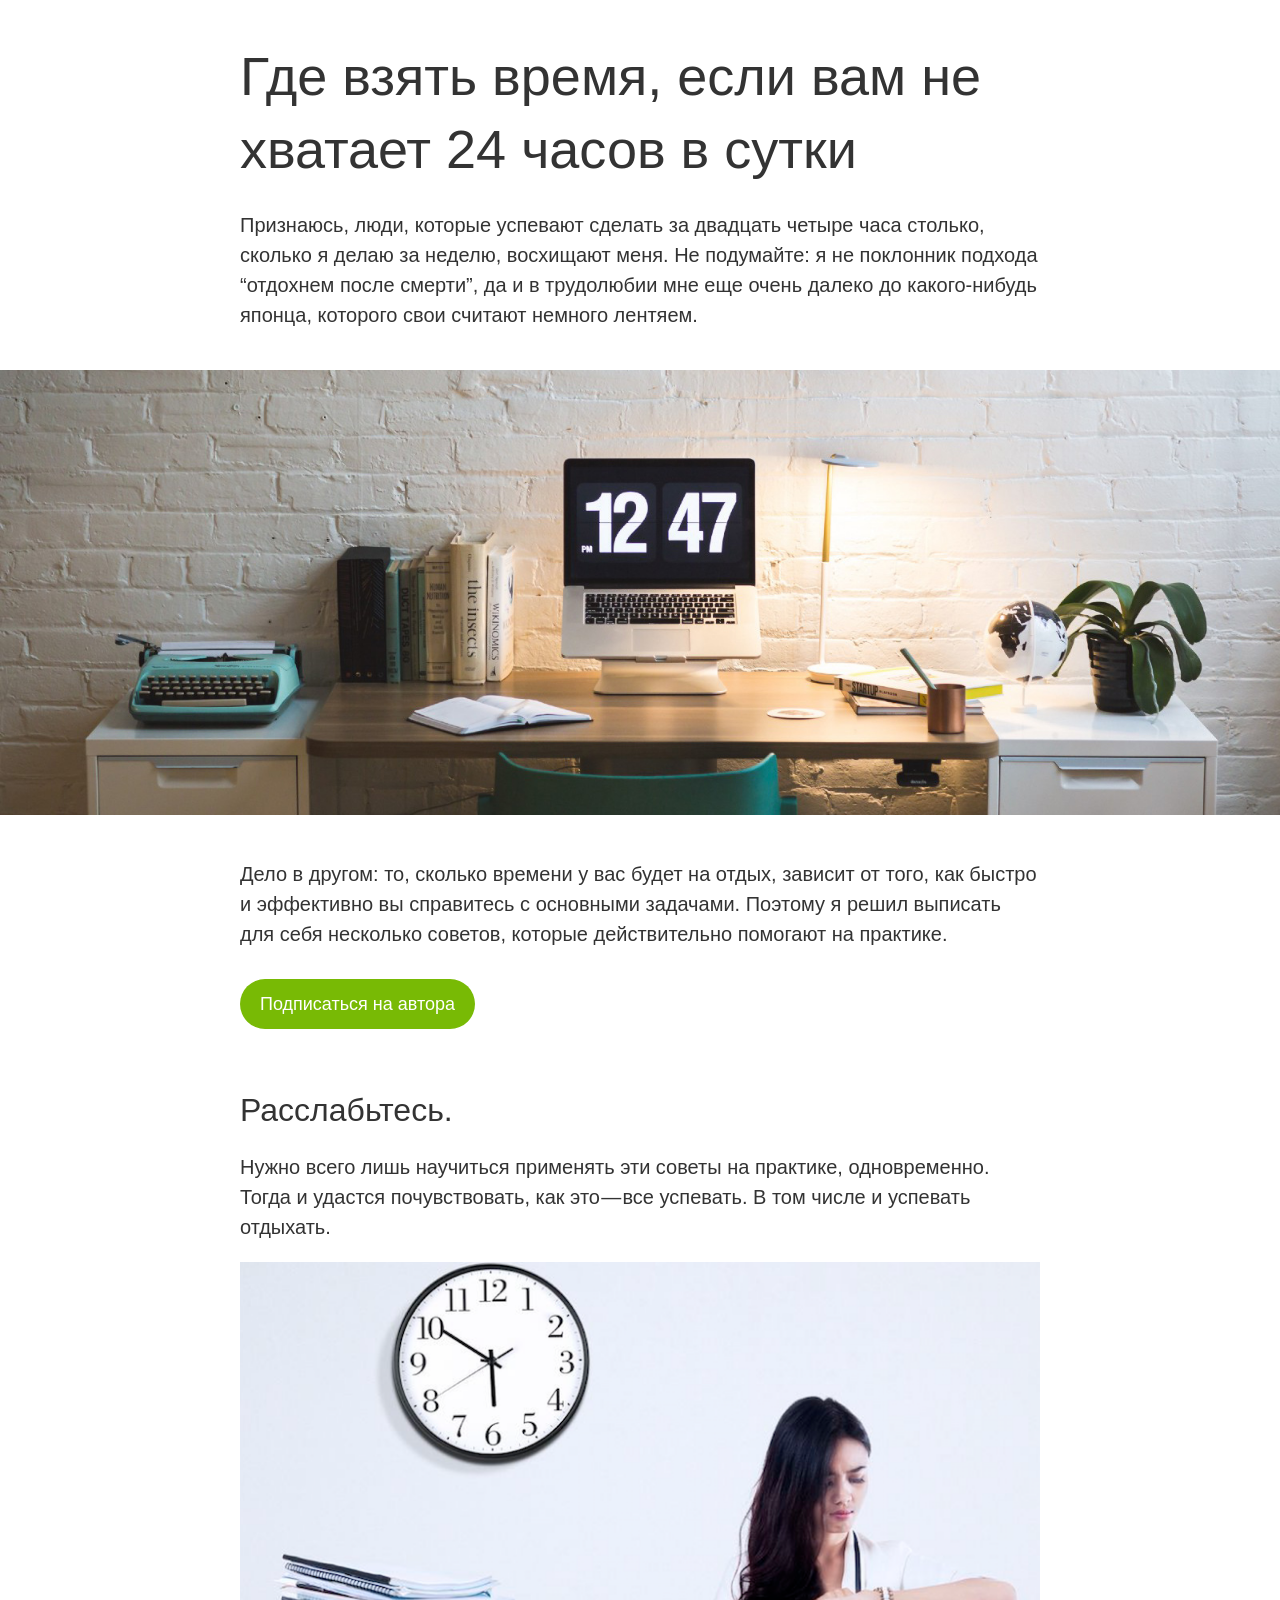
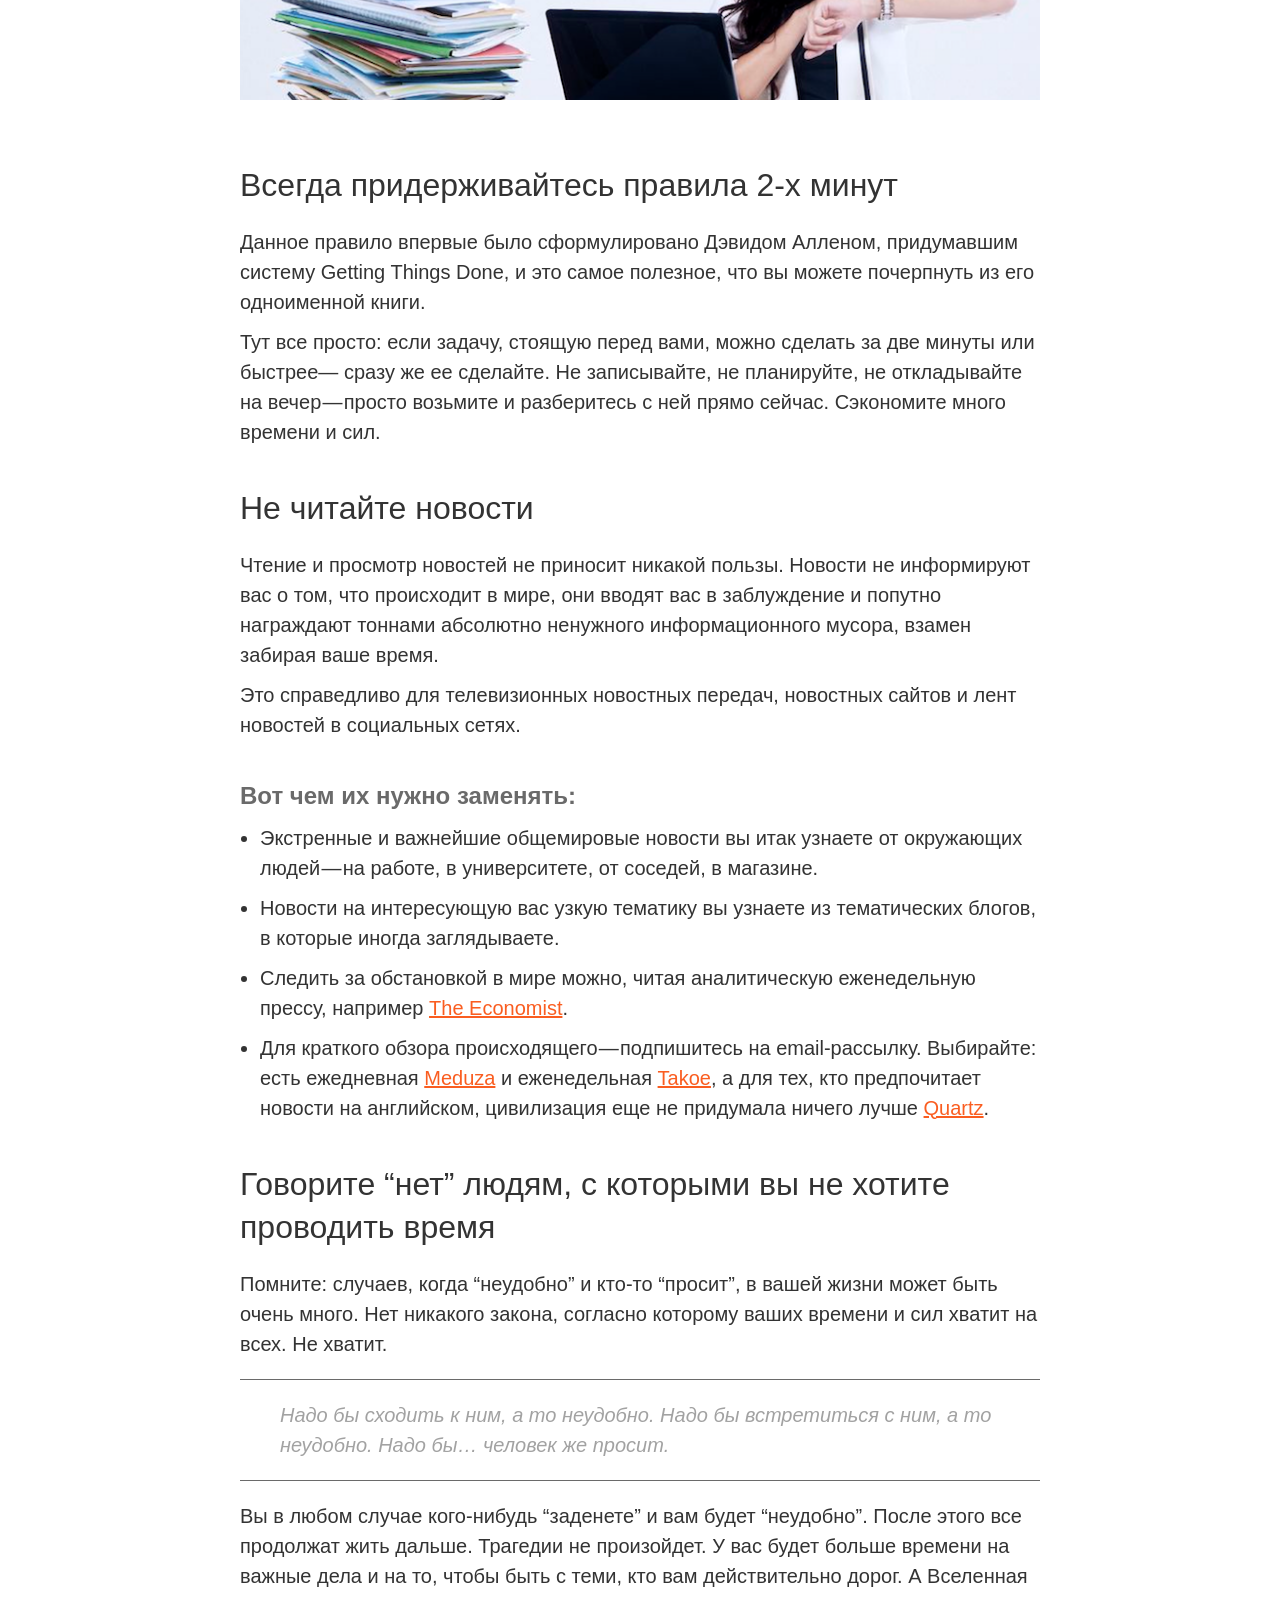
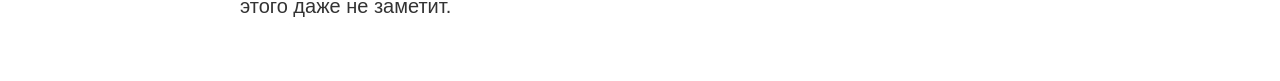
<file: lw6/6-old-article-with-css/index.html>
<!DOCTYPE html>
<html>
    <head>
        <meta charset="utf-8">
        <title>Где взять время, если вам не хватает 24 часов в сутки</title>
        <link href="css/style.css" rel="stylesheet">
    </head>
    <body class="article_wrapper">
        <div class="text_section">
            <h1 class="main_title">Где взять время, если вам не хватает 24 часов в сутки</h1>
            <p class="text">
                Признаюсь, люди, которые успевают сделать за двадцать четыре часа столько, сколько я делаю за неделю, восхищают меня. Не подумайте: я не поклонник подхода “отдохнем после смерти”, да и в трудолюбии мне еще очень далеко до какого-нибудь японца, которого свои считают немного лентяем.
            </p>
        </div>
        <img src="images/time.jpg" alt="Работа и время" class="full_screen_photo">
        <div class="text_section">
            <p class="text">
                Дело в другом: то, сколько времени у вас будет на отдых, зависит от того, как быстро и эффективно вы справитесь с основными задачами. Поэтому я решил выписать для себя несколько советов, которые действительно помогают на практике.
            </p>
            <button class="article_button">
                Подписаться на автора
            </button>
        </div>

        <div class="text_section">
            <h2 class="paragraph_title">Расслабьтесь.</h2>
            <p class="text">
                Нужно всего лишь научиться применять эти советы на практике, одновременно. Тогда и удастся почувствовать, как это — все успевать. В том числе и успевать отдыхать.
            </p>
        </div>

        <div class="text_section">
            <img src="images/photo.png" alt="Работа и время" class="article_photo">
            <h2 class="paragraph_title">Всегда придерживайтесь правила 2-х минут</h2>
            <p class="text">
                Данное правило впервые было сформулировано Дэвидом Алленом, придумавшим систему Getting Things Done, и это самое полезное, что вы можете почерпнуть из его одноименной книги.
            </p>
            <p class="text">
                Тут все просто: если задачу, стоящую перед вами, можно сделать за две минуты или быстрее— сразу же ее сделайте. Не записывайте, не планируйте, не откладывайте на вечер — просто возьмите и разберитесь с ней прямо сейчас. Сэкономите много времени и сил.
            </p>
        </div>

        <div class="text_section">
            <h2 class="paragraph_title">Не читайте новости</h2>
            <p class="text">
                Чтение и просмотр новостей не приносит никакой пользы. Новости не информируют вас о том, что происходит в мире, они вводят вас в заблуждение и попутно награждают тоннами абсолютно ненужного информационного мусора, взамен забирая ваше время.
            </p>
            <p class="text">
                Это справедливо для телевизионных новостных передач, новостных сайтов и лент новостей в социальных сетях.
            </p>
            
            <h3 class="list_title">Вот чем их нужно заменять:</h3>
            <ul class="list">
                <li class="list_item">
                    Экстренные и важнейшие общемировые новости вы итак узнаете от окружающих людей — на работе, в университете, от соседей, в магазине.
                </li>
                <li class="list_item">
                    Новости на интересующую вас узкую тематику вы узнаете из тематических блогов, в которые иногда заглядываете.
                </li>
                <li class="list_item">
                    Следить за обстановкой в мире можно, читая аналитическую еженедельную прессу, например <a href="https://www.economist.com/" class="link">The Economist</a>.
                </li>
                <li class="list_item">
                    Для краткого обзора происходящего — подпишитесь на email-рассылку. Выбирайте: есть ежедневная <a href="https://meduza.io/">Meduza</a> и еженедельная <a href="http://takoe.co/">Takoe</a>, а для тех, кто предпочитает новости на английском, цивилизация еще не придумала ничего лучше <a href="https://qz.com/emails/daily-brief/">Quartz</a>.
                </li>
            </ul>
        </div>

        <div class="text_section">
            <h2 class="paragraph_title">Говорите “нет” людям, с которыми вы не хотите проводить время</h2>
            <p class="text">
                Помните: случаев, когда “неудобно” и кто-то “просит”, в вашей жизни может быть очень много. Нет никакого закона, согласно которому ваших времени и сил хватит на всех. Не хватит.
            </p>
            <blockquote class="quote">
                Надо бы сходить к ним, а то неудобно. Надо бы встретиться с ним, а то неудобно. Надо бы… человек же просит.
            </blockquote>
            <p class="text">
                Вы в любом случае кого-нибудь “заденете” и вам будет “неудобно”. После этого все продолжат жить дальше. Трагедии не произойдет. У вас будет больше времени на важные дела и на то, чтобы быть с теми, кто вам действительно дорог. А Вселенная этого даже не заметит.
            </p>
        </div>
    </body>
</html>
</file>
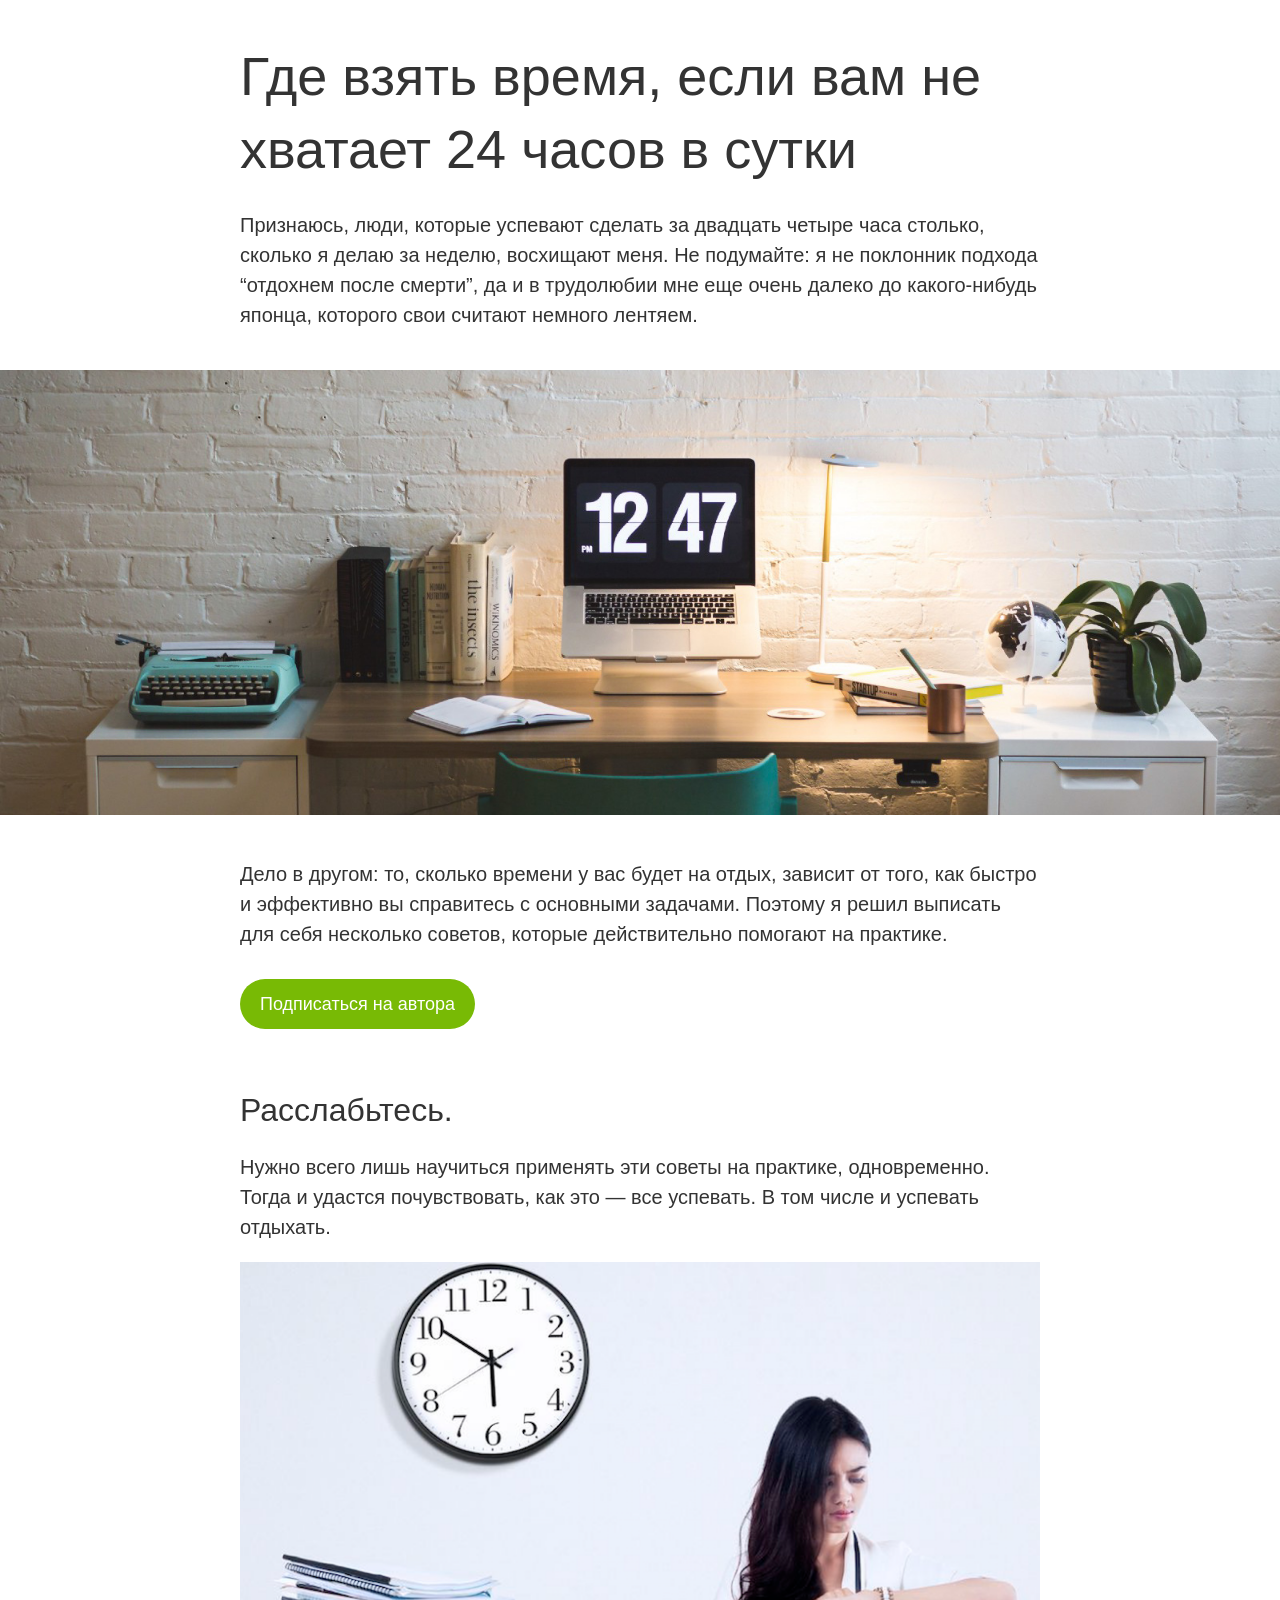
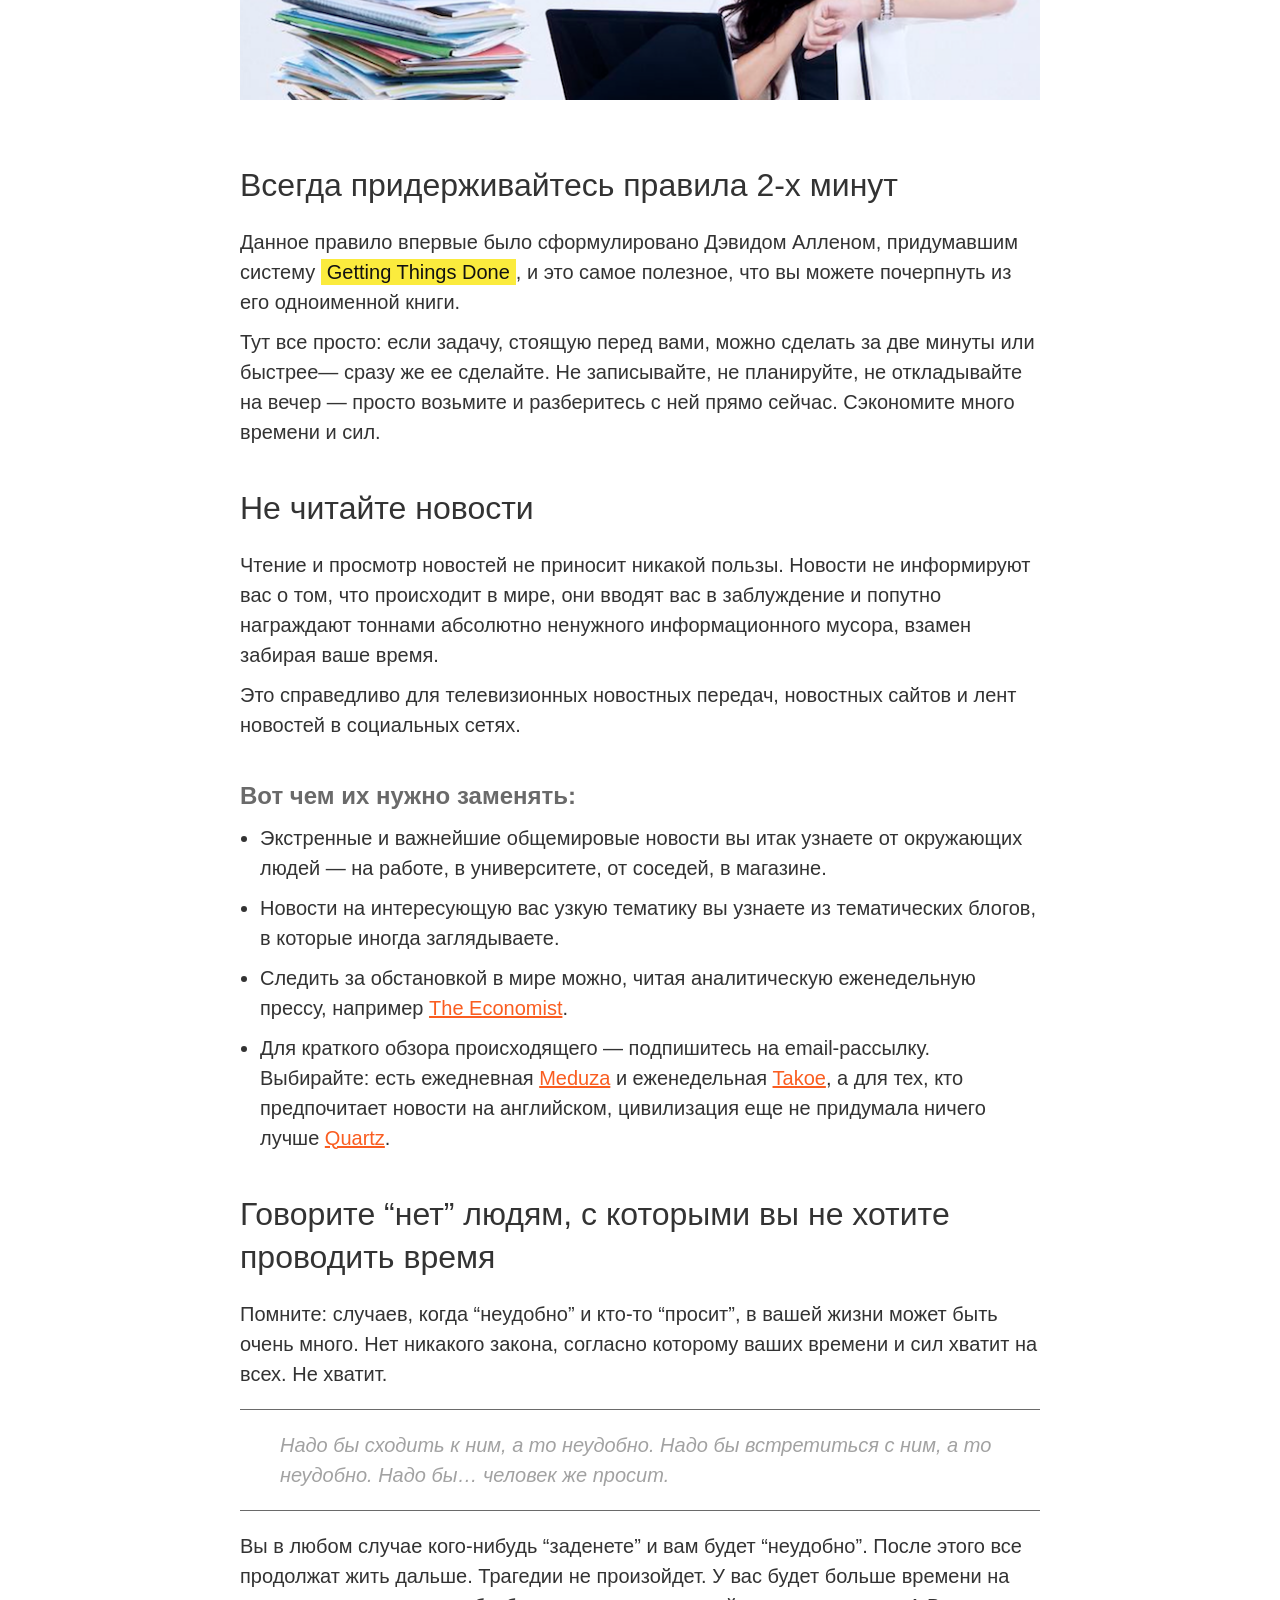
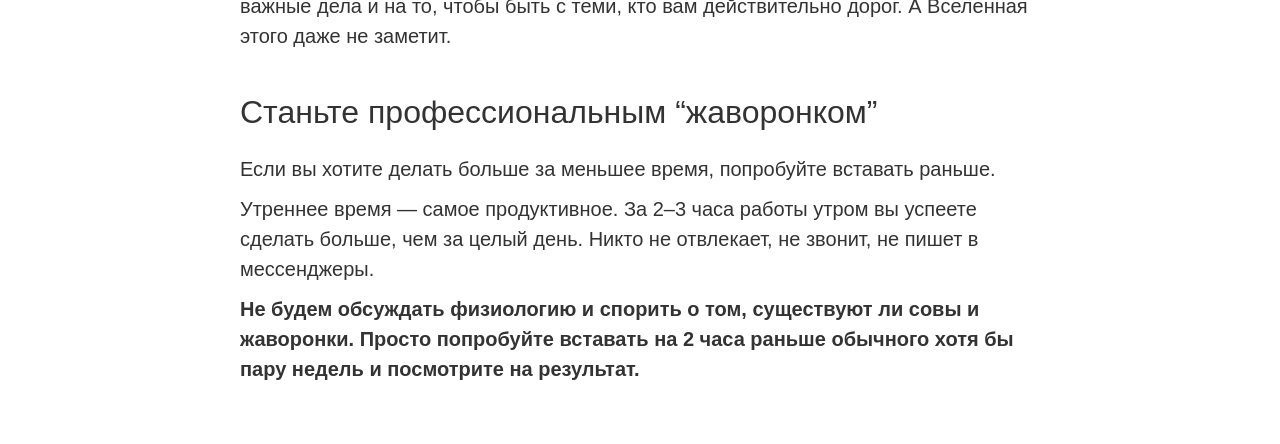
<file: lw7/6-old-article-with-css/index.html>
<!DOCTYPE html>
<html>
    <head>
        <meta charset="utf-8">
        <title>Где взять время, если вам не хватает 24 часов в сутки</title>
        <link href="css/style.css" rel="stylesheet">
    </head>
    <body class="article_wrapper">
        <div class="text_section">
            <h1 class="main_title">Где взять время, если вам не хватает 24 часов в сутки</h1>
            <p class="text">
                Признаюсь, люди, которые успевают сделать за двадцать четыре часа столько, сколько я делаю за неделю, восхищают меня. Не подумайте: я не поклонник подхода “отдохнем после смерти”, да и в трудолюбии мне еще очень далеко до какого-нибудь японца, которого свои считают немного лентяем.
            </p>
        </div>
        <img src="images/time.jpg" alt="Работа и время" class="full_screen_photo">
        <div class="text_section">
            <p class="text">
                Дело в другом: то, сколько времени у вас будет на отдых, зависит от того, как быстро и эффективно вы справитесь с основными задачами. Поэтому я решил выписать для себя несколько советов, которые действительно помогают на практике.
            </p>
            <button class="article_button">
                Подписаться на автора
            </button>
        </div>

        <div class="text_section">
            <h2 class="paragraph_title">Расслабьтесь.</h2>
            <p class="text">
                Нужно всего лишь научиться применять эти советы на практике, одновременно. Тогда и удастся почувствовать, как это — все успевать. В том числе и успевать отдыхать.
            </p>
        </div>

        <div class="text_section">
            <img src="images/photo.png" alt="Работа и время" class="article_photo">
            <h2 class="paragraph_title">Всегда придерживайтесь правила 2-х минут</h2>
            <p class="text">
                Данное правило впервые было сформулировано Дэвидом Алленом, придумавшим систему <span class="highlight">Getting Things Done</span>, и это самое полезное, что вы можете почерпнуть из его одноименной книги.
            </p>
            <p class="text">
                Тут все просто: если задачу, стоящую перед вами, можно сделать за две минуты или быстрее— сразу же ее сделайте. Не записывайте, не планируйте, не откладывайте на вечер — просто возьмите и разберитесь с ней прямо сейчас. Сэкономите много времени и сил.
            </p>
        </div>

        <div class="text_section">
            <h2 class="paragraph_title">Не читайте новости</h2>
            <p class="text">
                Чтение и просмотр новостей не приносит никакой пользы. Новости не информируют вас о том, что происходит в мире, они вводят вас в заблуждение и попутно награждают тоннами абсолютно ненужного информационного мусора, взамен забирая ваше время.
            </p>
            <p class="text">
                Это справедливо для телевизионных новостных передач, новостных сайтов и лент новостей в социальных сетях.
            </p>
            
            <h3 class="list_title">Вот чем их нужно заменять:</h3>
            <ul class="list">
                <li class="list_item">
                    Экстренные и важнейшие общемировые новости вы итак узнаете от окружающих людей — на работе, в университете, от соседей, в магазине.
                </li>
                <li class="list_item">
                    Новости на интересующую вас узкую тематику вы узнаете из тематических блогов, в которые иногда заглядываете.
                </li>
                <li class="list_item">
                    Следить за обстановкой в мире можно, читая аналитическую еженедельную прессу, например <a href="https://www.economist.com/" class="link">The Economist</a>.
                </li>
                <li class="list_item">
                    Для краткого обзора происходящего — подпишитесь на email-рассылку. Выбирайте: есть ежедневная <a href="https://meduza.io/">Meduza</a> и еженедельная <a href="http://takoe.co/">Takoe</a>, а для тех, кто предпочитает новости на английском, цивилизация еще не придумала ничего лучше <a href="https://qz.com/emails/daily-brief/">Quartz</a>.
                </li>
            </ul>
        </div>

        <div class="text_section">
            <h2 class="paragraph_title">Говорите “нет” людям, с которыми вы не хотите проводить время</h2>
            <p class="text">
                Помните: случаев, когда “неудобно” и кто-то “просит”, в вашей жизни может быть очень много. Нет никакого закона, согласно которому ваших времени и сил хватит на всех. Не хватит.
            </p>
            <blockquote class="quote">
                Надо бы сходить к ним, а то неудобно. Надо бы встретиться с ним, а то неудобно. Надо бы… человек же просит.
            </blockquote>
            <p class="text">
                Вы в любом случае кого-нибудь “заденете” и вам будет “неудобно”. После этого все продолжат жить дальше. Трагедии не произойдет. У вас будет больше времени на важные дела и на то, чтобы быть с теми, кто вам действительно дорог. А Вселенная этого даже не заметит.
            </p>
        </div>

        <div class="text_section">
            <h2 class="paragraph_title">Станьте профессиональным “жаворонком”</h2>
            <p class="text">
                Если вы хотите делать больше за меньшее время, попробуйте вставать раньше.
            </p>
            <p class="text">
                Утреннее время — самое продуктивное. За 2–3 часа работы утром вы успеете сделать больше, чем за целый день. Никто не отвлекает, не звонит, не пишет в мессенджеры.
            </p>
            <p class="text text_bold_title">
                Не будем обсуждать физиологию и спорить о том, существуют ли совы и жаворонки. Просто попробуйте вставать на 2 часа раньше обычного хотя бы пару недель и посмотрите на результат.
            </p>
        </div>
    </body>
</html>
</file>
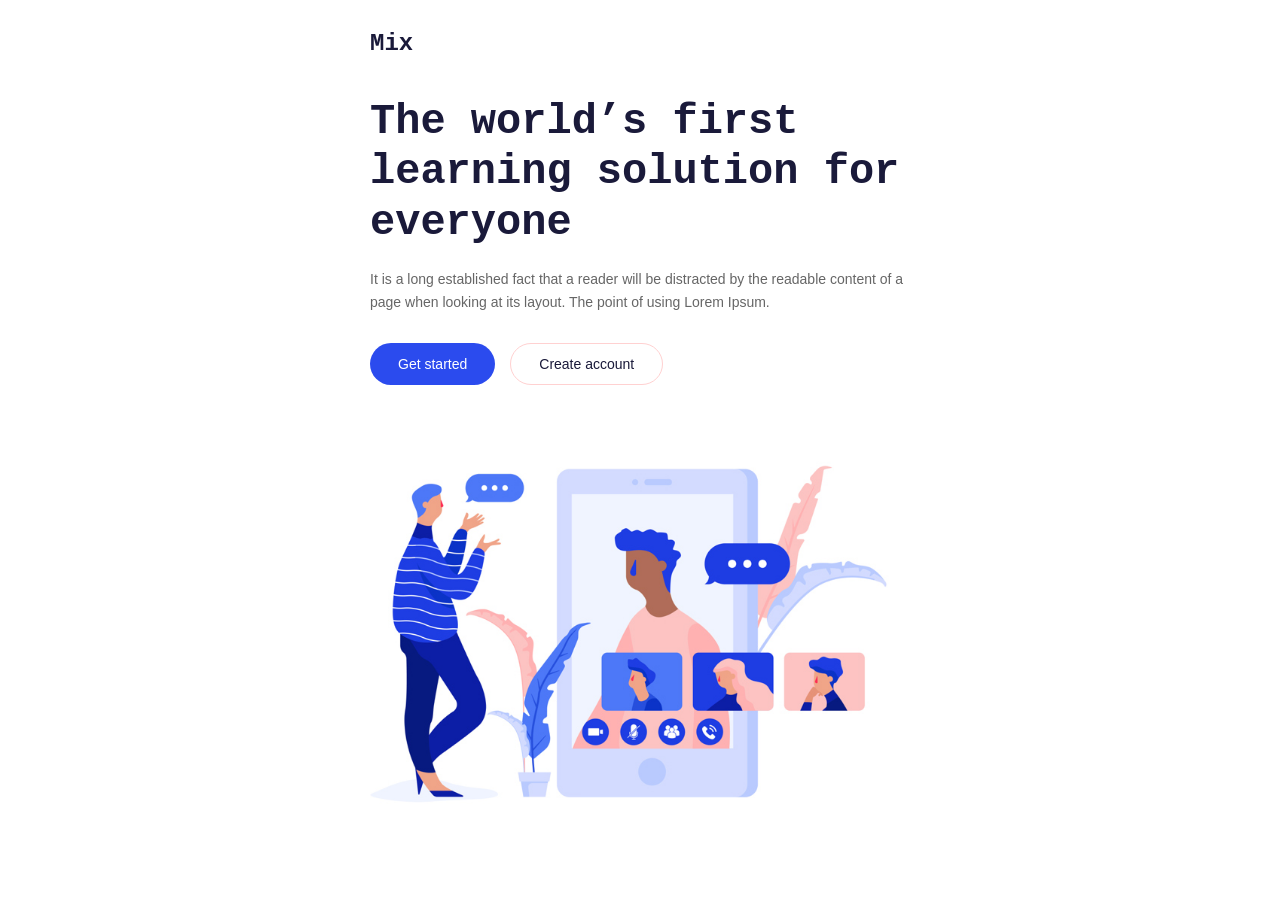
<file: lw8/resources/index.html>
<!DOCTYPE html>
<html lang="ru">
<head>
    <meta charset="UTF-8">
    <meta name="viewport" content="width=device-width, initial-scale=1.0">
    <title>Mix</title>
    <link rel="stylesheet" href="style.css">
</head>
<body>

    <header>Mix</header>

    <main>
        <h1>The world’s first learning solution for everyone</h1>
        
        <p>It is a long established fact that a reader will be distracted by the readable content of a page when looking at its layout. The point of using Lorem Ipsum.</p>

        <div class="buttons">
            <button class="btn-primary">Get started</button>
            <button class="btn-secondary">Create account</button>
        </div>

        <img src="clipart.jpg" alt="Illustration" class="illustration">
    </main>

</body>
</html>
</file>
<file: lw10/css/style.css>
@font-face
{
  font-family: 'Raleway';
  src: url('fonts/Raleway-Medium.ttf') format('ttf');
  font-weight: 500;
}

@font-face
{
  font-family: 'Raleway';
  src: url('fonts/Raleway-SemiBold.ttf') format('ttf');
  font-weight: 600;
}

@font-face
{
  font-family: 'Raleway';
  src: url('fonts/Raleway-Bold.ttf') format('ttf');
  font-weight: 700;
}

*
{
    margin: 0;
    padding: 0;
    outline: none;
    border: none;
}

.top_menu
{
    text-align: center;
}

.menu_item
{
    list-style: none;
    display: inline-block;
}

.menu_link
{
    text-decoration: none;
    padding: 0 20px;
    line-height: 80px;
    font-family: 'Raleway', sans-serif;
    font-size: 15px;
    font-weight: 600;
    color: #282b30;
    display: inline-block;
}

.top_block_wrapper
{
    background: url('../images/top_block.jpg') center center;
    background-size: cover;
    padding: 175px 0;
    text-align: center;
}

.top_block_title_wrapper
{
    background: rgba(0, 0, 0, 0.75);
    padding: 20px;
    display: inline-block;
}

.top_block_title
{
    color: #fff;
    font-family: 'Oswald', sans-serif;
    font-size: 48px;
    line-height: 64px;
    font-weight: 500;
    text-transform: uppercase;
}

.content_wrapper
{
    padding: 60px 20px;
    width: 1000px;
    margin: 0 auto;
}

.content_title
{
    font-family: 'Oswald', sans-serif;
    font-size: 36px;
    line-height: 46px;
    font-weight: 500;
    text-transform: uppercase;
    color: #282b30;
    margin: 0 0 40px;
}

.text
{
    font-family: 'Raleway', sans-serif;
    font-size: 19px;
    line-height: 27px;
    font-weight: 500;
    margin: 0 0 25px;
    color: #282b30;
    max-width: 560px;
}

.content_list
{
    margin: 0 0 40px;
    padding: 0 0 0 20px;
}

.content_list_item
{
    font-family: 'Raleway', sans-serif;
    font-size: 19px;
    line-height: 27px;
    font-weight: 500;
    margin: 0 0 10px;
    color: #282b30;
    max-width: 380px;
}

.order_button
{
    background: #0fa8ea;
    color: #fff;
    font-family: 'Raleway', sans-serif;
    font-size: 16px;
    line-height: 52px;
    font-weight: 700;
    border-radius: 26px;
    padding: 0 50px;
    display: inline-block;
    text-decoration: none;
}

.order_title
{
    max-width: 340px;
    font-family: 'Oswald', sans-serif;
    font-size: 26px;
    line-height: 32px;
    font-weight: 500;
    color: #2b2b2b;
    margin: 0 0 26px;
}

.order_text_wrapper
{
    display: inline-block;
    width: 430px;
    margin-right: 110px;
    margin-top: 25%;
}

.order_picture_wrapper
{
    display: inline-block;
    vertical-align: top;
}

.bottom_menu
{
    background: #e8e6eb;
    text-align: center;
}
</file>
<file: lw12/css/style.css>
@font-face
{
  font-family: 'Raleway';
  src: url('fonts/Raleway-Medium.ttf') format('ttf');
  font-weight: 500;
}

@font-face
{
  font-family: 'Raleway';
  src: url('fonts/Raleway-SemiBold.ttf') format('ttf');
  font-weight: 600;
}

@font-face
{
  font-family: 'Raleway';
  src: url('fonts/Raleway-Bold.ttf') format('ttf');
  font-weight: 700;
}

*
{
    margin: 0;
    padding: 0;
    outline: none;
    border: none;
    box-sizing: border-box;
}

.top_menu
{
    position: fixed;
    top: 0;
    left: 0;
    width: 100%;
    background-color: #ffffff;
    z-index: 1000;
    text-align: center;
    box-shadow: 0 2px 5px rgba(0, 0, 0, 0.05);
}

.menu_item
{
    list-style: none;
    display: inline-block;
}

.menu_link
{
    text-decoration: none;
    padding: 0 20px;
    line-height: 80px;
    font-family: 'Raleway', sans-serif;
    font-size: 15px;
    font-weight: 600;
    color: #282b30;
    display: inline-block;
}

.top_block_wrapper
{
    margin-top: 80px;
    background: url('../images/top_block.jpg') center center;
    background-size: cover;
    padding: 175px 0;
    text-align: center;
}

.top_block_title_wrapper
{
    background: rgba(0, 0, 0, 0.75);
    padding: 20px;
    display: inline-block;
}

.top_block_title
{
    color: #fff;
    font-family: 'Oswald', sans-serif;
    font-size: 48px;
    line-height: 64px;
    font-weight: 500;
    text-transform: uppercase;
}

.content_wrapper
{
    padding: 60px 20px;
    width: 1000px;
    margin: 0 auto;
}

.flex_wrapper
{
    display: flex;
    align-items: center;
    justify-content: space-between;
}

.content_title
{
    font-family: 'Oswald', sans-serif;
    font-size: 36px;
    line-height: 46px;
    font-weight: 500;
    text-transform: uppercase;
    color: #282b30;
    margin: 0 0 40px;
}

.text
{
    font-family: 'Raleway', sans-serif;
    font-size: 19px;
    line-height: 27px;
    font-weight: 500;
    margin: 0 0 25px;
    color: #282b30;
    max-width: 560px;
}

.content_list
{
    list-style: none;
    margin: 0 0 40px;
    padding: 0;
}

.content_list_item
{
    font-family: 'Raleway', sans-serif;
    font-size: 19px;
    line-height: 27px;
    font-weight: 500;
    margin: 0 0 10px 30px;
    color: #282b30;
    max-width: 380px;
    position: relative;
}

.content_list_item::before
{
    content: "";
    position: absolute;
    left: -30px;
    top: 4px;
    width: 16px;
    height: 16px;
    background: url('../images/coffee_bean.png') no-repeat center center;
    background-size: contain;
}

.order_button
{
    background: #0fa8ea;
    color: #fff;
    font-family: 'Raleway', sans-serif;
    font-size: 16px;
    line-height: 52px;
    font-weight: 700;
    border-radius: 26px;
    padding: 0 50px;
    display: inline-block;
    text-decoration: none;
}

.order_title
{
    max-width: 340px;
    font-family: 'Oswald', sans-serif;
    font-size: 26px;
    line-height: 32px;
    font-weight: 500;
    color: #2b2b2b;
    margin: 0 0 26px;
}

.order_text_wrapper
{
    width: 430px;
}

.right_text_wrapper
{
    margin-left: 110px;
}

.order_picture_wrapper img
{
    max-width: 100%;
    height: auto;
    display: block;
}

.reviews_section
{
    text-align: center;
    padding-top: 80px;
    padding-bottom: 80px;
}

.reviews_title
{
    font-family: 'Oswald', sans-serif;
    font-size: 36px;
    line-height: 46px;
    font-weight: 500;
    text-transform: uppercase;
    color: #282b30;
    margin-bottom: 50px;
}

.reviews_list
{
    display: flex;
    justify-content: space-between;
    gap: 30px;
}

.review_item
{
    width: 280px;
    text-align: left;
}

.review_photo
{
    width: 100%;
    height: auto;
    display: block;
    margin-bottom: 20px;
}

.review_name
{
    font-family: 'Raleway', sans-serif;
    font-size: 20px;
    font-weight: 700;
    color: #282b30;
    margin-bottom: 15px;
}

.review_text
{
    font-family: 'Raleway', sans-serif;
    font-size: 15px;
    line-height: 22px;
    font-weight: 500;
    color: #282b30;
}

.bottom_menu
{
    background: #e8e6eb;
    text-align: center;
}
</file>
<file: lw13/style.css>
* {
  margin: 0;
  padding: 0;
  box-sizing: border-box;
}

body {
  font-family: 'SF Pro Display', -apple-system, BlinkMacSystemFont, "Segoe UI", Roboto, Helvetica, Arial, sans-serif;
  color: #1b2559;
  background-color: #ffffff;
  line-height: 1.5;
}

.clearfix::after {
  content: "";
  display: table;
  clear: both;
}

.container {
  width: 1140px;
  max-width: 100%;
  margin: 0 auto;
  padding: 0 20px;
}

a {
  text-decoration: none;
  color: inherit;
}

ul {
  list-style: none;
}

.header {
  padding: 30px 0;
}

.logo {
  float: left;
  font-size: 28px;
  font-weight: 800;
  color: #122240;
}

.nav {
  float: right;
}

.nav ul li {
  float: left;
  margin-left: 30px;
  line-height: 40px;
}

.nav ul li a {
  font-size: 14px;
  font-weight: 600;
  color: #333333;
  transition: color 0.2s;
}

.nav ul li a:hover {
  color: #2f5bea;
}

.nav ul li.btn-nav-item {
  margin-left: 35px;
}

.btn-outline {
  display: inline-block;
  padding: 8px 24px;
  border: 1px solid #ffbcba;
  border-radius: 25px;
  color: #122240 !important;
  font-weight: 600;
  line-height: normal;
}

.hero {
  padding: 60px 0 80px 0;
}

.hero-content {
  float: left;
  width: 45%;
  padding-top: 40px;
}

.hero-title {
  font-size: 48px;
  line-height: 1.15;
  font-weight: 800;
  color: #122240;
  margin-bottom: 24px;
}

.hero-description {
  font-size: 15px;
  color: #687690;
  line-height: 1.6;
  margin-bottom: 40px;
  max-width: 420px;
}

.hero-buttons .btn {
  float: left;
  margin-right: 15px;
  padding: 14px 32px;
  border-radius: 25px;
  font-size: 14px;
  font-weight: 700;
  text-align: center;
}

.btn-primary {
  background-color: #2f5bea;
  color: #ffffff;
  box-shadow: 0 10px 20px rgba(47, 91, 234, 0.2);
}

.btn-secondary {
  border: 1px solid #ffbcba;
  background-color: transparent;
  color: #122240;
}

.hero-image {
  float: right;
  width: 52%;
  text-align: right;
}

.hero-image img {
  max-width: 100%;
  height: auto;
}

.logos-section {
  padding: 40px 0 60px 0;
}

.logos-list {
  width: 100%;
}

.logos-list li {
  float: left;
  width: 20%;
  text-align: center;
}

.logos-list img {
  max-width: 120px;
  max-height: 40px;
  filter: grayscale(100%);
  opacity: 0.6;
  transition: all 0.3s ease;
}

.logos-list img:hover {
  filter: grayscale(0%);
  opacity: 1;
}
</file>
<file: lw15/css/style.css>
@font-face
{
  font-family: 'Raleway';
  src: url('fonts/Raleway-Medium.ttf') format('ttf');
  font-weight: 500;
}

@font-face
{
  font-family: 'Raleway';
  src: url('fonts/Raleway-SemiBold.ttf') format('ttf');
  font-weight: 600;
}

@font-face
{
  font-family: 'Raleway';
  src: url('fonts/Raleway-Bold.ttf') format('ttf');
  font-weight: 700;
}

*
{
    margin: 0;
    padding: 0;
    outline: none;
    border: none;
}

.top_menu
{
    text-align: center;
}

.menu_item
{
    list-style: none;
	display: inline-block;
}

.menu_link
{
    text-decoration: none;
    padding: 0 20px;
    line-height: 80px;
    font-family: 'Raleway', sans-serif;
    font-size: 15px;
    font-weight: 600;
    color: #282b30;
    display: inline-block;
}

.top_block_wrapper
{
    background: url('../images/top_block.jpg') center center;
    background-size: cover;
    padding: 175px 0;
    text-align: center;
}

.top_block_title_wrapper
{
    background: rgba(0, 0, 0, 0.75);
    padding: 20px;
    display: inline-block;
}

.top_block_title
{
    color: #fff;
    font-family: 'Oswald', sans-serif;
    font-size: 48px;
    line-height: 64px;
    font-weight: 500;
    text-transform: uppercase;
}

.content_wrapper
{
    padding: 60px 20px;
    width: 1000px;
    margin: 0 auto;
}

.content_title
{
    font-family: 'Oswald', sans-serif;
    font-size: 36px;
    line-height: 46px;
    font-weight: 500;
    text-transform: uppercase;
    color: #282b30;
    margin: 0 0 40px;
}

.text
{
    font-family: 'Raleway', sans-serif;
    font-size: 19px;
    line-height: 27px;
    font-weight: 500;
    margin: 0 0 25px;
    color: #282b30;
    max-width: 560px;
}

.content_list
{
    margin: 0 0 40px;
    padding: 0 0 0 20px;
}

.content_list_item
{
    font-family: 'Raleway', sans-serif;
    font-size: 19px;
    line-height: 27px;
    font-weight: 500;
    margin: 0 0 10px;
    color: #282b30;
    max-width: 380px;
}

.order_button
{
    background: #0fa8ea;
    color: #fff;
    font-family: 'Raleway', sans-serif;
    font-size: 16px;
    line-height: 52px;
    font-weight: 700;
    border-radius: 26px;
    padding: 0 50px;
    display: inline-block;
    text-decoration: none;
    transition: all 0.3s ease;
}

.order_button:hover
{
    background: #0d96d2;
    box-shadow: 0 6px 15px rgba(15, 168, 234, 0.4);
}

.order_button:active
{
    transform: scale(1.05);
}

.button_light
{
    background: none;
    color: #0fa8ea;
	border: 1px solid #0fa8ea;
    font-family: 'Raleway', sans-serif;
    font-size: 16px;
    line-height: 52px;
    font-weight: 700;
    border-radius: 26px;
    padding: 0 50px;
    display: inline-block;
    text-decoration: none;
    transition: all 0.3s ease;
}

.button_light:hover
{
    background: #0fa8ea;
    color: #fff;
    box-shadow: 0 6px 15px rgba(15, 168, 234, 0.4);
}

.button_light:active
{
    transform: scale(1.05);
}

.order_title
{
    max-width: 340px;
    font-family: 'Oswald', sans-serif;
    font-size: 26px;
    line-height: 32px;
    font-weight: 500;
    color: #2b2b2b;
    margin: 0 0 26px;
}

.order_text_wrapper
{
    display: inline-block;
    width: 430px;
    margin-right: 110px;
    vertical-align: middle;
}

.order_picture_wrapper
{
    display: inline-block;
    vertical-align: middle;
}

.bottom_menu
{
    background: #e8e6eb;
    text-align: center;
}
</file>
<file: lw17/style.css>
* {
  margin: 0;
  padding: 0;
  box-sizing: border-box;
}

body {
  font-family: 'SF Pro Display', -apple-system, BlinkMacSystemFont, "Segoe UI", Roboto, Helvetica, Arial, sans-serif;
  color: #1b2559;
  background-color: #ffffff;
  line-height: 1.5;
}

.clearfix::after {
  content: "";
  display: table;
  clear: both;
}

.container {
  width: 1140px;
  max-width: 100%;
  margin: 0 auto;
  padding: 0 20px;
}

a {
  text-decoration: none;
  color: inherit;
}

ul {
  list-style: none;
}

.header {
  padding: 30px 0;
}

.logo {
  float: left;
  font-size: 28px;
  font-weight: 800;
  color: #122240;
}

.nav {
  float: right;
}

.nav ul li {
  float: left;
  margin-left: 30px;
  line-height: 40px;
}

.nav ul li a {
  font-size: 14px;
  font-weight: 600;
  color: #333333;
  transition: color 0.2s;
}

.nav ul li a:hover {
  color: #2f5bea;
}

.nav ul li.btn-nav-item {
  margin-left: 35px;
}

.btn-outline {
  display: inline-block;
  padding: 8px 24px;
  border: 1px solid #ffbcba;
  border-radius: 25px;
  color: #122240 !important;
  font-weight: 600;
  line-height: normal;
}

.hero {
  padding: 60px 0 80px 0;
}

.hero-content {
  float: left;
  width: 45%;
  padding-top: 40px;
  opacity: 0;
  transform: translateY(100px);
  transition: opacity 1.2s ease, transform 1.2s ease;
}

.hero-image {
  float: right;
  width: 52%;
  text-align: right;
  opacity: 0;
  transform: translateY(100px);
  transition: opacity 1.2s ease 0.3s, transform 1.2s ease 0.3s;
}

.logos-section {
  padding: 40px 0 60px 0;
  opacity: 0;
  transform: translateY(60px);
  transition: opacity 1.0s ease 0.6s, transform 1.0s ease 0.6s;
}

body.loaded .hero-content,
body.loaded .hero-image,
body.loaded .logos-section {
  opacity: 1;
  transform: translateY(0);
}

.hero-title {
  font-size: 48px;
  line-height: 1.15;
  font-weight: 800;
  color: #122240;
  margin-bottom: 24px;
}

.hero-description {
  font-size: 15px;
  color: #687690;
  line-height: 1.6;
  margin-bottom: 40px;
  max-width: 420px;
}

.hero-buttons .btn {
  float: left;
  margin-right: 15px;
  padding: 14px 32px;
  border-radius: 25px;
  font-size: 14px;
  font-weight: 700;
  text-align: center;
}

.btn-primary {
  background-color: #2f5bea;
  color: #ffffff;
  box-shadow: 0 10px 20px rgba(47, 91, 234, 0.2);
}

.btn-secondary {
  border: 1px solid #ffbcba;
  background-color: transparent;
  color: #122240;
}

.hero-image img {
  max-width: 100%;
  height: auto;
}

.logos-list {
  width: 100%;
}

.logos-list li {
  float: left;
  width: 20%;
  text-align: center;
}

.logos-list img {
  max-width: 120px;
  max-height: 40px;
  filter: grayscale(100%);
  opacity: 0.6;
  transition: all 0.3s ease;
}

.logos-list img:hover {
  filter: grayscale(0%);
  opacity: 1;
}
</file>
<file: lw2/2-broken-article/css/style.css>
*
{
    padding: 0;
    margin: 0;
}

.article_wrapper
{
    padding: 40px 0;
}

.text_section
{
    margin: 0 auto 20px;
    max-width: 800px;
}

.text,
.list,
.quote
{
    font-family: 'Georgia', sans-serif;
    color: #333;
    line-height: 1.5;
    font-size: 20px;
}

.main_title,
.paragraph_title,
.list_title
{
    font-family: 'Arial', sans-serif;
    color: #333;
    line-height: 1.35;
}

.main_title
{
    font-size: 46px;
    margin: 0 0 24px;
    font-weight: normal;
}

.paragraph_title
{
    font-size: 32px;
    margin: 0 0 18px;
    font-weight: normal;
}

.list_title
{
    font-size: 24px;
    color: #6a6a6a;
    margin: 0 0 10px;
    font-weight: bold;
}

.text
{
    margin: 0 0 10px;
}

.list
{
    padding-left: 20px;
}

.list_item
{
    margin-bottom: 10px;
}

.quote
{
    margin: 20px 0;
    padding: 20px 40px;
    font-style: italic;
    border-top: 1px solid #6a6a6a;
    border-bottom: 1px solid #6a6a6a;
}

.article_photo
{
    margin-bottom: 20px;
    max-width: 100%;
}

.link
{
    color: #1397ce;
}

.link:hover
{
    color: #0c749f;
}
</file>
<file: lw3/3-old-article/css/style.css>
*
{
    padding: 0;
    margin: 0;
}

.article_wrapper
{
    padding: 40px 0;
}

.text_section
{
    margin: 0 auto 20px;
    max-width: 800px;
}

.text,
.list,
.quote
{
    font-family: 'Georgia', sans-serif;
    color: #333;
    line-height: 1.5;
    font-size: 20px;
}

.main_title,
.paragraph_title,
.list_title
{
    font-family: 'Arial', sans-serif;
    color: #333;
    line-height: 1.35;
}

.main_title
{
    font-size: 46px;
    margin: 0 0 24px;
    font-weight: normal;
}

.paragraph_title
{
    font-size: 32px;
    margin: 0 0 18px;
    font-weight: normal;
}

.list_title
{
    font-size: 24px;
    color: #6a6a6a;
    margin: 0 0 10px;
    font-weight: bold;
}

.text
{
    margin: 0 0 10px;
}

.list
{
    padding-left: 20px;
}

.list_item
{
    margin-bottom: 10px;
}

.quote
{
    margin: 20px 0;
    padding: 20px 40px;
    font-style: italic;
    border-top: 1px solid #6a6a6a;
    border-bottom: 1px solid #6a6a6a;
}

.article_photo
{
    margin-bottom: 20px;
    max-width: 100%;
}

.link
{
    color: #1397ce;
}

.link:hover
{
    color: #0c749f;
}
</file>
<file: lw6/6-old-article-with-css/css/style.css>
*
{
    padding: 0;
    margin: 0;
}

.article_wrapper
{
    padding: 40px 0;
}

.text_section
{
    margin: 0 auto 20px;
    max-width: 800px;
}

.text,
.list,
.quote
{
    font-family: 'Georgia', sans-serif;
    color: #333;
    line-height: 1.5;
    font-size: 20px;
}

.main_title,
.paragraph_title,
.list_title,
.article_button
{
    font-family: 'Arial', sans-serif;
    color: #333;
    line-height: 1.35;
}

.main_title
{
    font-size: 54px;
    margin: 0 0 24px;
    font-weight: normal;
}

.paragraph_title
{
    font-size: 32px;
    margin: 40px 0 20px;
    font-weight: normal;
}

.list_title
{
    font-size: 24px;
    color: #6a6a6a;
    margin: 40px 0 10px;
    font-weight: bold;
}

.text
{
    margin: 0 0 10px;
}

.list
{
    padding-left: 20px;
}

.list_item
{
    margin-bottom: 10px;
}

.quote
{
    margin: 20px 0;
    padding: 20px 40px;
    font-style: italic;
    color: #a2a2a2;
    border-top: 1px solid #6a6a6a;
    border-bottom: 1px solid #6a6a6a;
}

.article_photo
{
    margin-bottom: 20px;
    max-width: 100%;
}

.link,
a,
a:visited
{
    color: #fa5d20;
}

.link:hover, a:hover
{
    color: #d84812;
}

.full_screen_photo
{
    margin: 20px 0 40px;
    width: 100%;
}

.article_button
{
    display: inline-block;
    padding: 5px 20px;
    border-radius: 30px;
    line-height: 40px;
    color: #fff;
    background-color: #78ba05;
    box-shadow: none;
    border: none;
    font-size: 18px;
    margin: 20px 0;
    cursor: pointer;
    outline: none;
}
.article_button:hover 
{
  background-color: #5a8b05;
}
</file>
<file: lw7/6-old-article-with-css/css/style.css>
*
{
    padding: 0;
    margin: 0;
}

.article_wrapper
{
    padding: 40px 0;
}

.text_section
{
    margin: 0 auto 20px;
    max-width: 800px;
}

.text,
.list,
.quote
{
    font-family: 'Georgia', sans-serif;
    color: #333;
    line-height: 1.5;
    font-size: 20px;
}

.main_title,
.paragraph_title,
.list_title,
.article_button
{
    font-family: 'Arial', sans-serif;
    color: #333;
    line-height: 1.35;
}

.main_title
{
    font-size: 54px;
    margin: 0 0 24px;
    font-weight: normal;
}

.paragraph_title
{
    font-size: 32px;
    margin: 40px 0 20px;
    font-weight: normal;
}

.list_title
{
    font-size: 24px;
    color: #6a6a6a;
    margin: 40px 0 10px;
    font-weight: bold;
}

.text
{
    margin: 0 0 10px;
}

.list
{
    padding-left: 20px;
}

.list_item
{
    margin-bottom: 10px;
}

.quote
{
    margin: 20px 0;
    padding: 20px 40px;
    font-style: italic;
    color: #a2a2a2;
    border-top: 1px solid #6a6a6a;
    border-bottom: 1px solid #6a6a6a;
}

.article_photo
{
    margin-bottom: 20px;
    max-width: 100%;
}

.link,
a,
a:visited
{
    color: #fa5d20;
}

.link:hover, a:hover
{
    color: #d84812;
}

.full_screen_photo
{
    margin: 20px 0 40px;
    width: 100%;
}

.article_button
{
    display: inline-block;
    padding: 5px 20px;
    border-radius: 30px;
    line-height: 40px;
    color: #fff;
    background-color: #78ba05;
    box-shadow: none;
    border: none;
    font-size: 18px;
    margin: 20px 0;
    cursor: pointer;
    outline: none;
}

.article_button:hover 
{
  background-color: #5a8b05;
}

.highlight {
    background-color: #fbeb3d;
    color: #111;
    padding: 2px 6px;
}

.text_bold_title {
    font-family: 'Arial', sans-serif;
    font-weight: bold;
}
</file>
<file: lw8/resources/style.css>
* {
    margin: 0;
    padding: 0;
    box-sizing: border-box;
    font-family: sans-serif;
}

body {
    background-color: #ffffff;
    color: #1a1a3a;
    padding: 30px;
    max-width: 600px;
    margin: 0 auto;
}

header {
    font-size: 24px;
    font-weight: bold;
    margin-bottom: 40px;
    font-family: 'Courier New', Courier, monospace
}

h1 {
    font-size: 42px;
    line-height: 1.2;
    margin-bottom: 20px;
    font-family: 'Courier New', Courier, monospace
}

p {
    color: #666;
    font-size: 14px;
    line-height: 1.6;
    margin-bottom: 30px;
}

.buttons {
    display: flex;
    gap: 15px;
    margin-bottom: 40px;
}

.btn-primary {
    background-color: #2b4bee;
    color: white;
    border: none;
    padding: 12px 28px;
    border-radius: 25px;
    font-size: 14px;
    cursor: pointer;
}

.btn-secondary {
    background-color: transparent;
    color: #1a1a3a;
    border: 1px solid #ffd1d1;
    padding: 12px 28px;
    border-radius: 25px;
    font-size: 14px;
    cursor: pointer;
}

.illustration {
    width: 100%;
    display: block;
}
</file>
